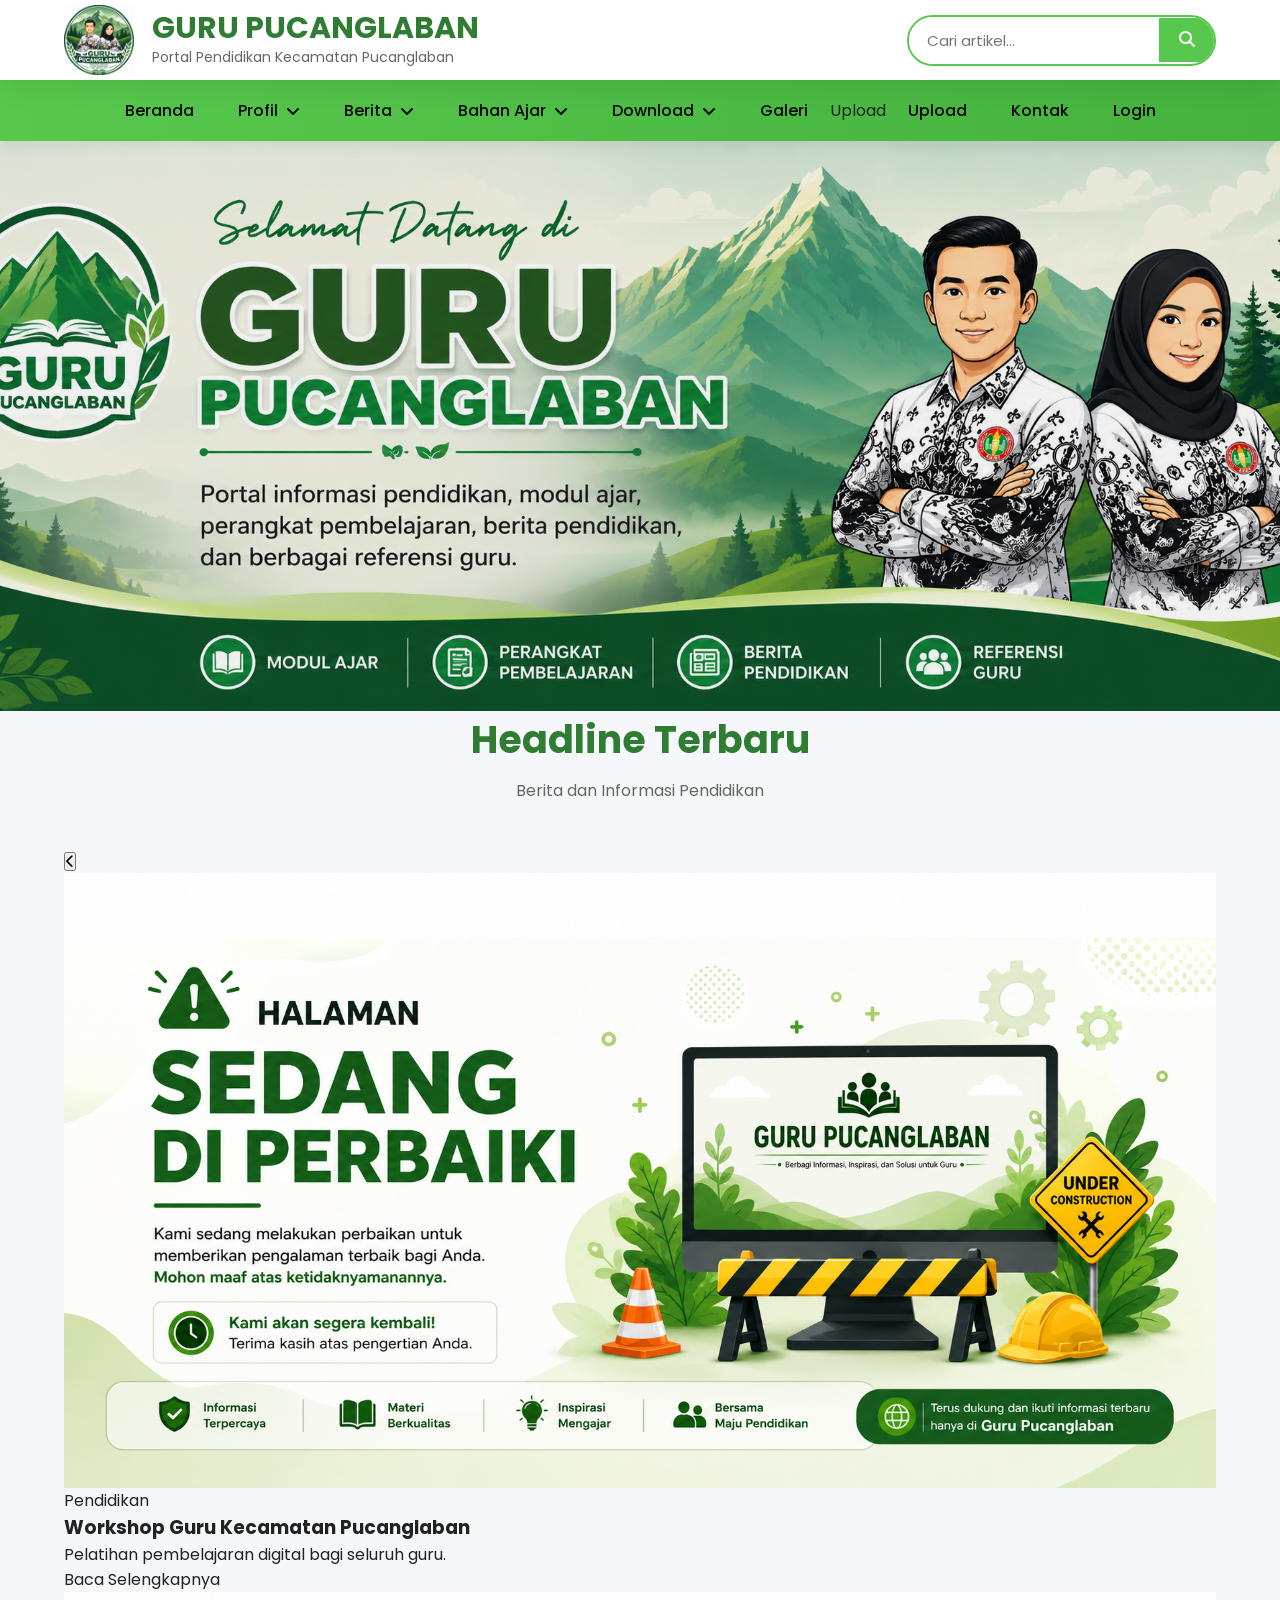
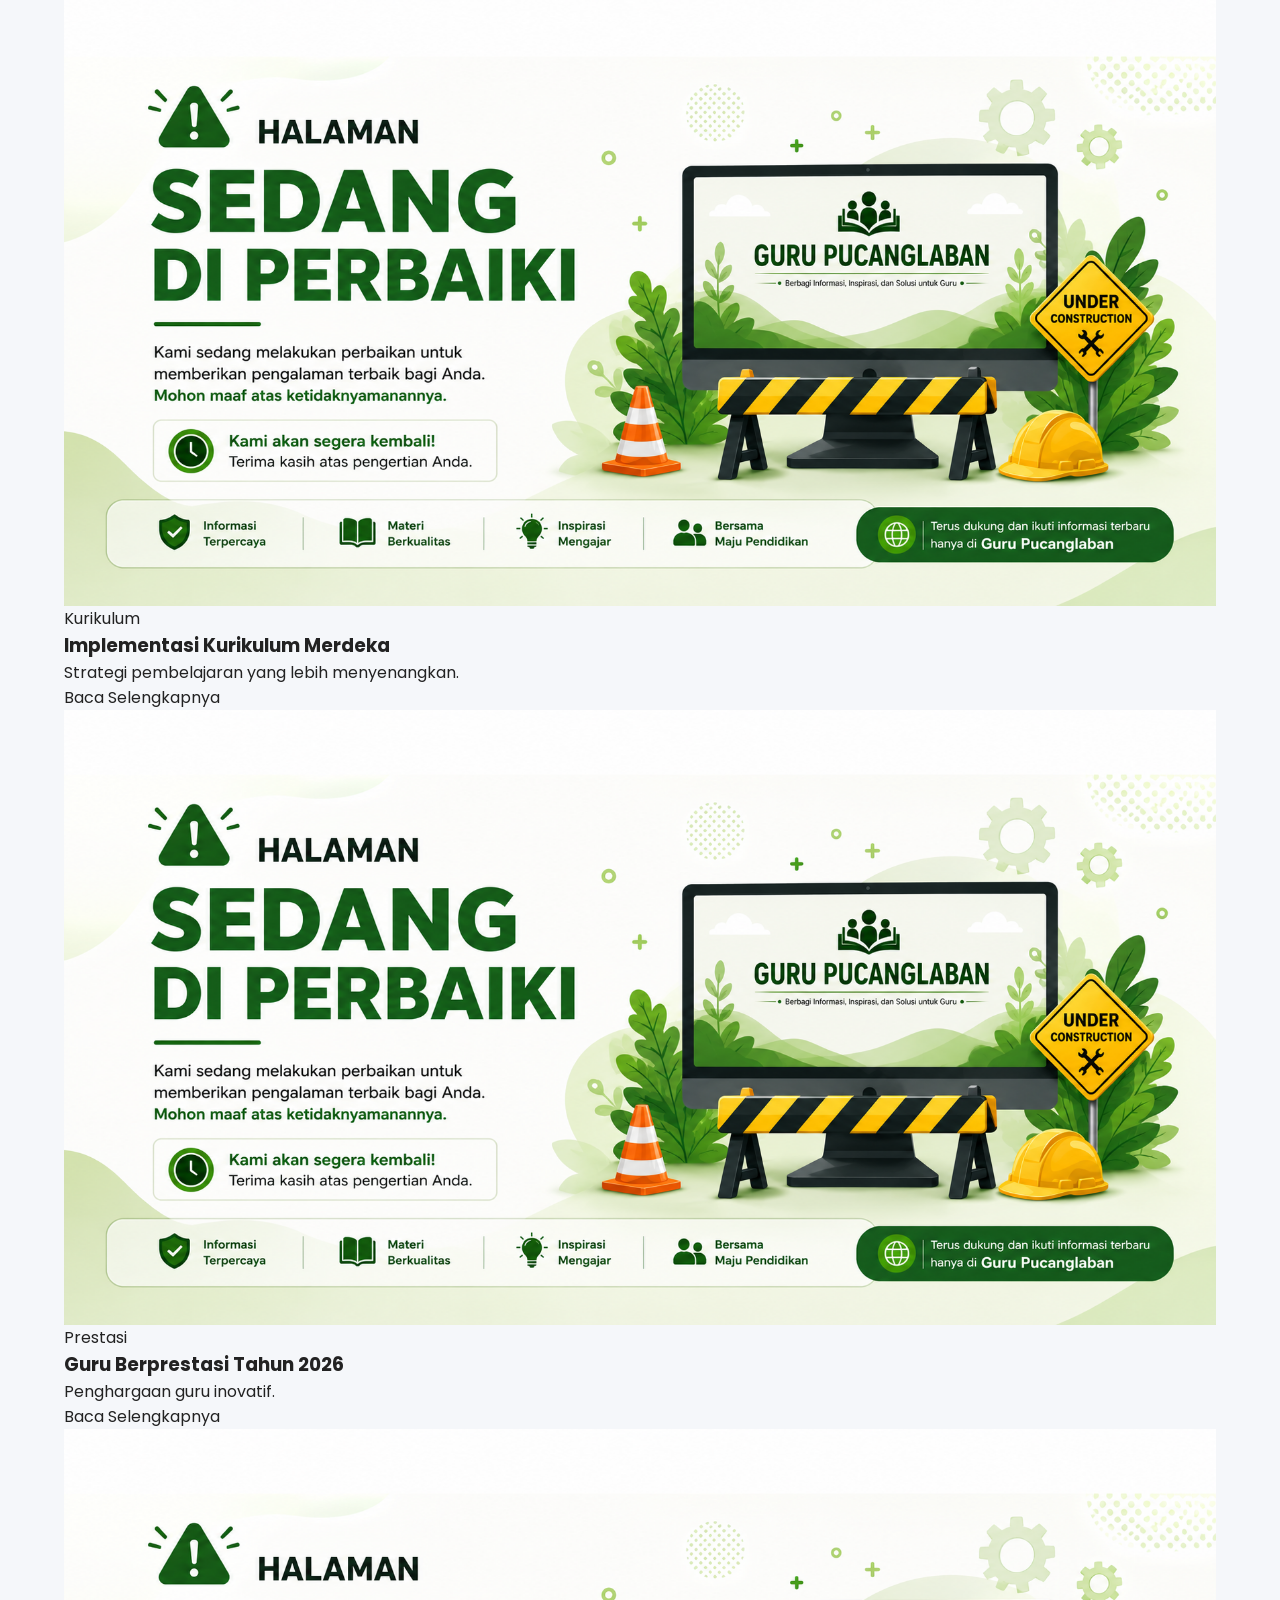
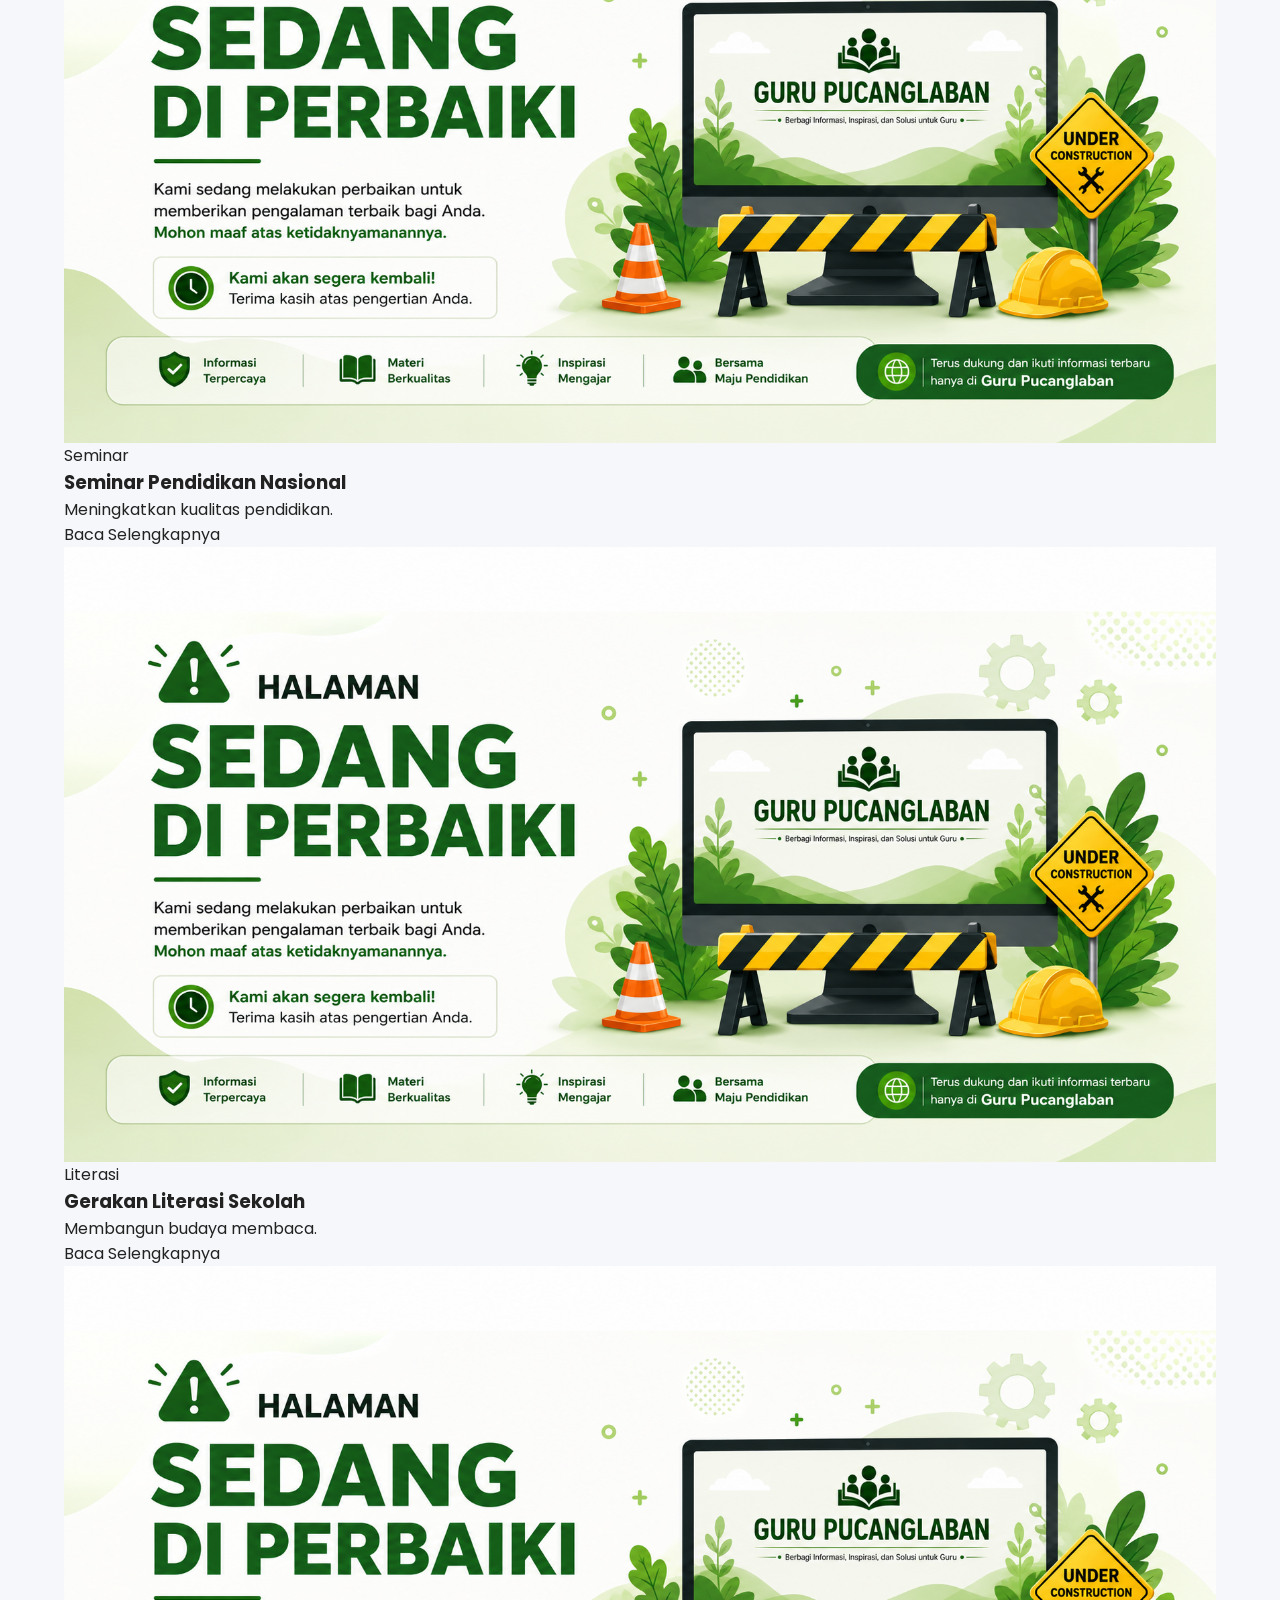
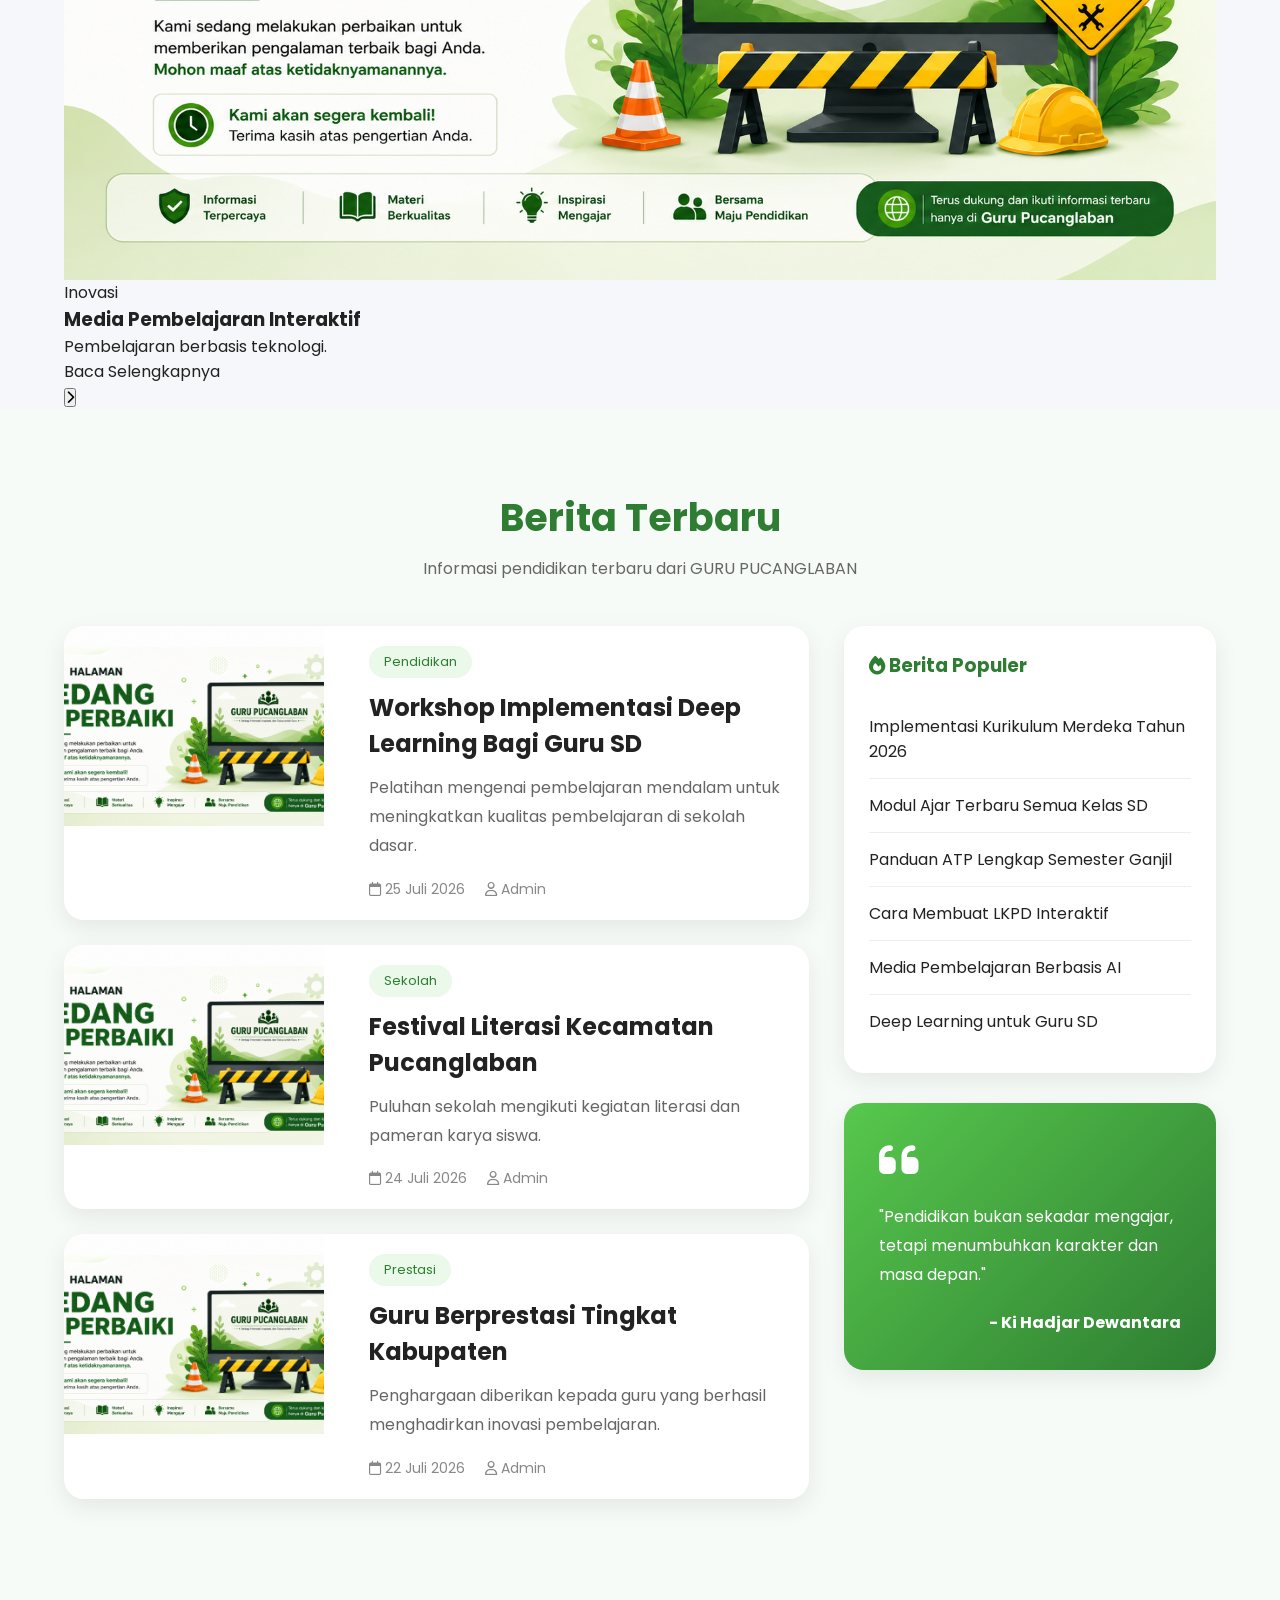
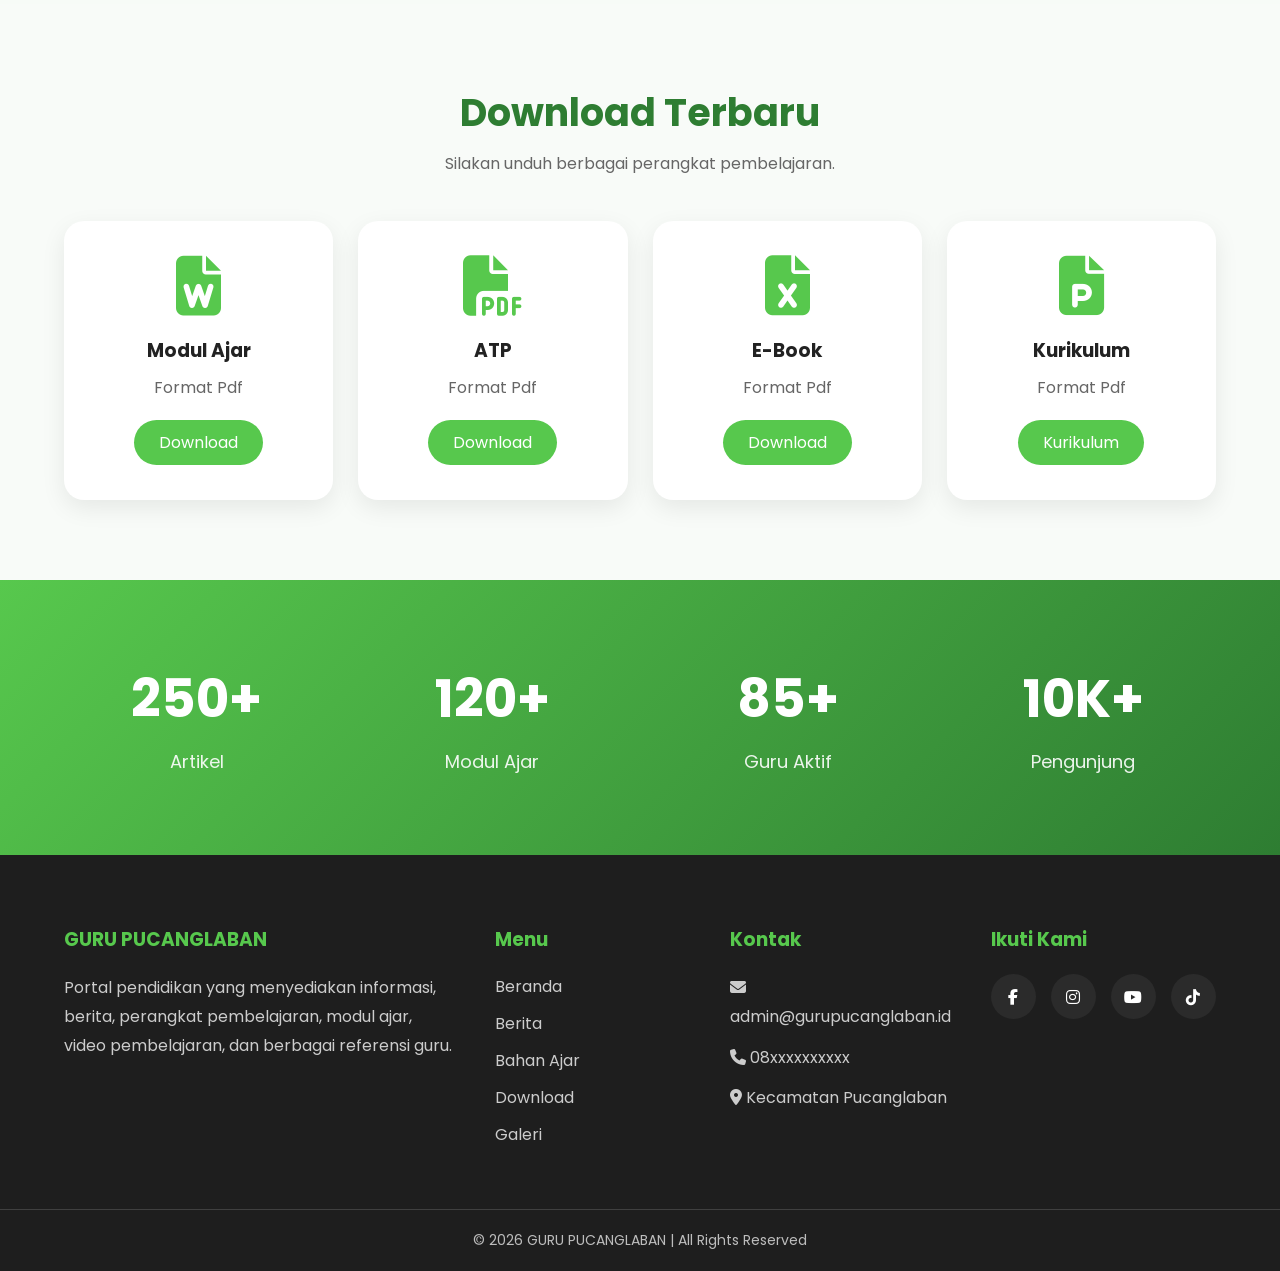
<file: index - Salin.html>
<!DOCTYPE html>
<html lang="id">

<head>

<meta charset="UTF-8">
<meta name="viewport" content="width=device-width, initial-scale=1.0">

<title>GURU PUCANGLABAN</title>

<link rel="stylesheet" href="style.css">

<link rel="preconnect" href="https://fonts.googleapis.com">
<link rel="preconnect" href="https://fonts.gstatic.com" crossorigin>

<link href="https://fonts.googleapis.com/css2?family=Poppins:wght@300;400;500;600;700;800&display=swap" rel="stylesheet">

<link rel="stylesheet"
href="https://cdnjs.cloudflare.com/ajax/libs/font-awesome/6.6.0/css/all.min.css">

</head>

<body>

<!-- ================= HEADER ================= -->

<header class="top-header">

<div class="container">

<div class="logo">

<img src="images/Guru Pucanglaban.png" alt="Logo">

<div>

<h1>GURU PUCANGLABAN</h1>

<p>Portal Pendidikan Kecamatan Pucanglaban</p>

</div>

</div>

<div class="header-right">

<div class="search-box">

<input type="text" placeholder="Cari artikel...">

<button>

<i class="fa-solid fa-magnifying-glass"></i>

</button>

</div>

</div>

</header>

<!-- ================= NAVBAR ================= -->

<nav class="navbar">

<div class="container">

<ul>

<li><a href="#">Beranda</a></li>

<li>

<a href="#">

Profil

<i class="fa-solid fa-angle-down"></i>

</a>

<ul class="dropdown">

<li><a href="Sejarah/Sejarah.html">Sejarah</a></li>
<!--<li><a href="#">Visi Misi</a></li>-->
<li><a href="Halaman-diperbaiki/Halaman-diperbaiki.html">Struktur Organisasi</a></li>
<!--<li><a href="#">Data Guru</a></li>-->
<!--<li><a href="#">Prestasi</a></li>-->

</ul>

</li>

<li>

<a href="#">

Berita

<i class="fa-solid fa-angle-down"></i>

</a>

<ul class="dropdown">

<li><a href="Halaman-diperbaiki/Halaman-diperbaiki.html">Berita Pendidikan</a></li>
<li><a href="Halaman-diperbaiki/Halaman-diperbaiki.html">Info Sekolah</a></li>
<li><a href="Halaman-diperbaiki/Halaman-diperbaiki.html">Pengumuman</a></li>

</ul>

</li>

<li>

<a href="#">

Bahan Ajar

<i class="fa-solid fa-angle-down"></i>

</a>

<ul class="dropdown">

<li><a href="modul_ajar/modulajar.html">Modul Ajar</a></li>

<li><a href="ATP/atp.html">ATP</a></li>
<li><a href="Bank_Soal/BankSoal.html">Bank Soal</a></li>
<li>
<!-- <li><a href="lkpd.html">LKPD</a></li> -->
</li>

<li>
<!-- <a href="#">Media Pembelajaran</a> -->
</li>

</ul>

</li>

<li>

<a href="#">

Download

<i class="fa-solid fa-angle-down"></i>

</a>

<ul class="dropdown">

<!--<li><a href="#">Administrasi Guru</a></li>-->

<li><a href="kurikulum/kurikulum.html">Kurikulum</a></li>

<li><a href="e-book/e-book.html">E-Book</a></li>

</ul>

</li>

<li><a href="Galeri/Galeri.html">Galeri</a></li>

Upload

<li><a href="Halaman-diperbaiki/Halaman-diperbaiki.html">Upload</a></li>


<li><a href="Kontak/kontak.html">Kontak</a></li>
<li><a href="Halaman-diperbaiki/Halaman-diperbaiki.html">Login</a></li>
</ul>

</div>

</nav>

<!-- ================= HERO ================= -->

<section class="hero">

<div class="hero-overlay"></div>

<div class="hero-content">

</div>

</section>

<!-- ================= HEADLINE ================= -->

<section class="headline">

<div class="container">

<div class="section-title">

<h2>Headline Terbaru</h2>

<p>Berita dan Informasi Pendidikan</p>

</div>

<div class="carousel">

<button class="carousel-btn prev">

<i class="fa-solid fa-chevron-left"></i>

</button>

<div class="carousel-container">

<div class="carousel-track">

<!-- CARD 1 -->

<article class="headline-card">

<img src="images/Halamansedangdiperbaiki.png">

<div class="headline-content">

<span>Pendidikan</span>

<h3>Workshop Guru Kecamatan Pucanglaban</h3>

<p>

Pelatihan pembelajaran digital bagi seluruh guru.

</p>

<a href="Halaman-diperbaiki/Halaman-diperbaiki.html">Baca Selengkapnya</a>

</div>

</article>

<!-- CARD 2 -->

<article class="headline-card">

<img src="images/Halamansedangdiperbaiki.png">

<div class="headline-content">

<span>Kurikulum</span>

<h3>Implementasi Kurikulum Merdeka</h3>

<p>

Strategi pembelajaran yang lebih menyenangkan.

</p>

<a href="Halaman-diperbaiki/Halaman-diperbaiki.html">Baca Selengkapnya</a>

</div>

</article>

<!-- CARD 3 -->

<article class="headline-card">

<img src="images/Halamansedangdiperbaiki.png">

<div class="headline-content">

<span>Prestasi</span>

<h3>Guru Berprestasi Tahun 2026</h3>

<p>

Penghargaan guru inovatif.

</p>

<a href="Halaman-diperbaiki/Halaman-diperbaiki.html">Baca Selengkapnya</a>

</div>

</article>

<!-- CARD 4 -->

<article class="headline-card">

<img src="images/Halamansedangdiperbaiki.png">

<div class="headline-content">

<span>Seminar</span>

<h3>Seminar Pendidikan Nasional</h3>

<p>

Meningkatkan kualitas pendidikan.

</p>

<a href="Halaman-diperbaiki/Halaman-diperbaiki.html">Baca Selengkapnya</a>

</div>

</article>

<!-- CARD 5 -->

<article class="headline-card">

<img src="images/Halamansedangdiperbaiki.png">

<div class="headline-content">

<span>Literasi</span>

<h3>Gerakan Literasi Sekolah</h3>

<p>

Membangun budaya membaca.

</p>

<a href="Halaman-diperbaiki/">Baca Selengkapnya</a>

</div>

</article>

<!-- CARD 6 -->

<article class="headline-card">

<img src="images/Halamansedangdiperbaiki.png">

<div class="headline-content">

<span>Inovasi</span>

<h3>Media Pembelajaran Interaktif</h3>

<p>

Pembelajaran berbasis teknologi.

</p>

<a href="Halaman-diperbaiki/Halaman-diperbaiki.html">Baca Selengkapnya</a>

</div>

</article>

</div>

</div>

<button class="carousel-btn next">

<i class="fa-solid fa-chevron-right"></i>

</button>

</div>

<div class="carousel-dots">

<span class="dot active"></span>

<span class="dot"></span>

<span class="dot"></span>

<span class="dot"></span>

</div>

</div>

</section>
<!-- ====== LANJUT KE INDEX.HTML BAGIAN 2 ====== -->
<!-- ===========================================================
     MENU CEPAT
=========================================================== -->

<!--<section class="quick-menu">

    <div class="container">

        <div class="section-title">
            <h2>Menu Cepat</h2>
            <p>Akses layanan pendidikan hanya dengan satu klik</p>
        </div>

        <div class="quick-grid">

            <a href="#" class="quick-card">
                <i class="fa-solid fa-book-open"></i>
                <h3>Modul Ajar</h3>
                <p>Kumpulan Modul Ajar</p>
            </a>

            <a href="#" class="quick-card">
                <i class="fa-solid fa-file-lines"></i>
                <h3>ATP</h3>
                <p>Alur Tujuan Pembelajaran</p>
            </a>

            <a href="#" class="quick-card">
                <i class="fa-solid fa-clipboard-list"></i>
                <h3>LKPD</h3>
                <p>Lembar Kerja Peserta Didik</p>
            </a>

            <a href="#" class="quick-card">
                <i class="fa-solid fa-graduation-cap"></i>
                <h3>Perangkat</h3>
                <p>Administrasi Guru</p>
            </a>

            <a href="#" class="quick-card">
                <i class="fa-solid fa-circle-play"></i>
                <h3>Video</h3>
                <p>Pembelajaran Interaktif</p>
            </a>

            <a href="#" class="quick-card">
                <i class="fa-solid fa-download"></i>
                <h3>Download</h3>
                <p>File Siap Digunakan</p>
            </a>

        </div>

    </div>

</section>
-->
<!-- ===========================================================
     BERITA TERBARU
=========================================================== -->

<section class="news">

<div class="container">

<div class="section-title">

<h2>Berita Terbaru</h2>

<p>Informasi pendidikan terbaru dari GURU PUCANGLABAN</p>

</div>

<div class="news-wrapper">

<!-- ================= LEFT ================= -->

<div class="news-content">

<article class="news-card">

<img src="images/Halamansedangdiperbaiki.png" alt="">

<div class="news-text">

<span class="category">Pendidikan</span>

<h3>

<a href="Halaman-diperbaiki/Halaman-diperbaiki.html">

Workshop Implementasi Deep Learning Bagi Guru SD

</a>

</h3>

<p>

Pelatihan mengenai pembelajaran mendalam untuk meningkatkan kualitas pembelajaran di sekolah dasar.

</p>

<div class="news-info">

<span>

<i class="fa-regular fa-calendar"></i>

25 Juli 2026

</span>

<span>

<i class="fa-regular fa-user"></i>

Admin

</span>

</div>

</div>

</article>

<article class="news-card">

<img src="images/Halamansedangdiperbaiki.png" alt="">

<div class="news-text">

<span class="category">Sekolah</span>

<h3>

<a href="Halaman-diperbaiki/Halaman-diperbaiki.html">

Festival Literasi Kecamatan Pucanglaban

</a>

</h3>

<p>

Puluhan sekolah mengikuti kegiatan literasi dan pameran karya siswa.

</p>

<div class="news-info">

<span>

<i class="fa-regular fa-calendar"></i>

24 Juli 2026

</span>

<span>

<i class="fa-regular fa-user"></i>

Admin

</span>

</div>

</div>

</article>

<article class="news-card">

<img src="images/Halamansedangdiperbaiki.png" alt="">

<div class="news-text">

<span class="category">Prestasi</span>

<h3>

<a href="Halaman-diperbaiki/Halaman-diperbaiki.html">

Guru Berprestasi Tingkat Kabupaten

</a>

</h3>

<p>

Penghargaan diberikan kepada guru yang berhasil menghadirkan inovasi pembelajaran.

</p>

<div class="news-info">

<span>

<i class="fa-regular fa-calendar"></i>

22 Juli 2026

</span>

<span>

<i class="fa-regular fa-user"></i>

Admin

</span>

</div>

</div>

</article>

</div>

<!-- ================= SIDEBAR ================= -->

<aside class="sidebar">

<div class="popular-news">

<h3>

<i class="fa-solid fa-fire"></i>

Berita Populer

</h3>

<ul>

<li>

<a href="Halaman-diperbaiki/Halaman-diperbaiki.html">

Implementasi Kurikulum Merdeka Tahun 2026

</a>

</li>

<li>

<a href="Halaman-diperbaiki/">

Modul Ajar Terbaru Semua Kelas SD

</a>

</li>

<li>

<a href="Halaman-diperbaiki/Halaman-diperbaiki.html">

Panduan ATP Lengkap Semester Ganjil

</a>

</li>

<li>

<a href="Halaman-diperbaiki/Halaman-diperbaiki.html">

Cara Membuat LKPD Interaktif

</a>

</li>

<li>

<a href="Halaman-diperbaiki/Halaman-diperbaiki.html">

Media Pembelajaran Berbasis AI

</a>

</li>

<li>

<a href="Halaman-diperbaiki/Halaman-diperbaiki.html">

Deep Learning untuk Guru SD

</a>

</li>

</ul>

</div>

<div class="quote-box">

<i class="fa-solid fa-quote-left"></i>

<p>

"Pendidikan bukan sekadar mengajar, tetapi menumbuhkan karakter dan masa depan."

</p>

<h4>- Ki Hadjar Dewantara</h4>

</div>

</aside>

</div>

</div>

</section>

<!-- ===== LANJUT KE INDEX.HTML BAGIAN 2B ===== -->

<!-- ===========================================================
     VIDEO PEMBELAJARAN
=========================================================== -->
<!--
<section class="video-section">

    <div class="container">

        <div class="section-title">
            <h2>Video Pembelajaran</h2>
            <p>Kumpulan video pembelajaran pilihan untuk guru dan siswa</p>
        </div>

        <div class="video-grid">

            <div class="video-card">
                <img src="img/video1.jpg" alt="Video 1">
                <div class="video-content">
                    <h3>Pembelajaran Matematika Kelas V</h3>
                    <p>Belajar pecahan dengan metode yang menyenangkan.</p>
                    <a href="#">▶ Tonton Video</a>
                </div>
            </div>

            <div class="video-card">
                <img src="img/video2.jpg" alt="Video 2">
                <div class="video-content">
                    <h3>IPAS - Ekosistem</h3>
                    <p>Media pembelajaran interaktif berbasis video.</p>
                    <a href="#">▶ Tonton Video</a>
                </div>
            </div>

            <div class="video-card">
                <img src="img/video3.jpg" alt="Video 3">
                <div class="video-content">
                    <h3>Bahasa Indonesia</h3>
                    <p>Menulis cerita sederhana dengan mudah.</p>
                    <a href="#">▶ Tonton Video</a>
                </div>
            </div>

        </div>

    </div>

</section>
-->
<!-- ===========================================================
     DOWNLOAD TERBARU
=========================================================== -->

<section class="download-section">

<div class="container">

<div class="section-title">

<h2>Download Terbaru</h2>

<p>Silakan unduh berbagai perangkat pembelajaran.</p>

</div>

<div class="download-grid">

<div class="download-card">

<i class="fa-solid fa-file-word"></i>

<h3>Modul Ajar</h3>

<p>Format Pdf</p>

<a href="modul_ajar/modulajar.html">Download</a>

</div>

<div class="download-card">

<i class="fa-solid fa-file-pdf"></i>

<h3>ATP</h3>

<p>Format Pdf</p>

<a href="ATP/atp.html">Download</a>

</div>

<div class="download-card">

<i class="fa-solid fa-file-excel"></i>

<h3>E-Book</h3>

<p>Format Pdf</p>

<a href="#">Download</a>

</div>

<div class="download-card">

<i class="fa-solid fa-file-powerpoint"></i>

<h3>Kurikulum</h3>

<p>Format Pdf</p>

<a href="kurikulum/kurikulum.html">Kurikulum</a>

</div>

</div>

</div>

</section>

<!-- ===========================================================
     STATISTIK
=========================================================== -->

<section class="statistics">

<div class="container">

<div class="stat-box">

<h2>250+</h2>

<p>Artikel</p>

</div>

<div class="stat-box">

<h2>120+</h2>

<p>Modul Ajar</p>

</div>

<div class="stat-box">

<h2>85+</h2>

<p>Guru Aktif</p>

</div>

<div class="stat-box">

<h2>10K+</h2>

<p>Pengunjung</p>

</div>

</div>

</section>

<!-- ===========================================================
     FOOTER
=========================================================== -->

<footer>

<div class="container footer-grid">

<div>

<h3>GURU PUCANGLABAN</h3>

<p>

Portal pendidikan yang menyediakan informasi, berita, perangkat pembelajaran, modul ajar, video pembelajaran, dan berbagai referensi guru.

</p>

</div>

<div>

<h3>Menu</h3>

<ul>

<li><a href="index.html">Beranda</a></li>

<li><a href="#">Berita</a></li>

<li><a href="modul_ajar/modulajar.html">Bahan Ajar</a></li>

<li><a href="kurikulum/kurikulum.html">Download</a></li>

<li><a href="Galeri/Galeri.html">Galeri</a></li>

</ul>

</div>

<div>

<h3>Kontak</h3>

<p><i class="fa-solid fa-envelope"></i> admin@gurupucanglaban.id</p>

<p><i class="fa-solid fa-phone"></i> 08xxxxxxxxxx</p>

<p><i class="fa-solid fa-location-dot"></i> Kecamatan Pucanglaban</p>

</div>

<div>

<h3>Ikuti Kami</h3>

<div class="social-icon">

<a href="#"><i class="fa-brands fa-facebook-f"></i></a>

<a href="#"><i class="fa-brands fa-instagram"></i></a>

<a href="#"><i class="fa-brands fa-youtube"></i></a>

<a href="#"><i class="fa-brands fa-tiktok"></i></a>

</div>

</div>

</div>

<div class="copyright">

<p>

© 2026 GURU PUCANGLABAN | All Rights Reserved

</p>

</div>

</footer>

<!-- Tombol Kembali ke Atas -->

<button id="topButton">

<i class="fa-solid fa-arrow-up"></i>

</button>

<script src="script.js"></script>

</body>

</html>
</file>
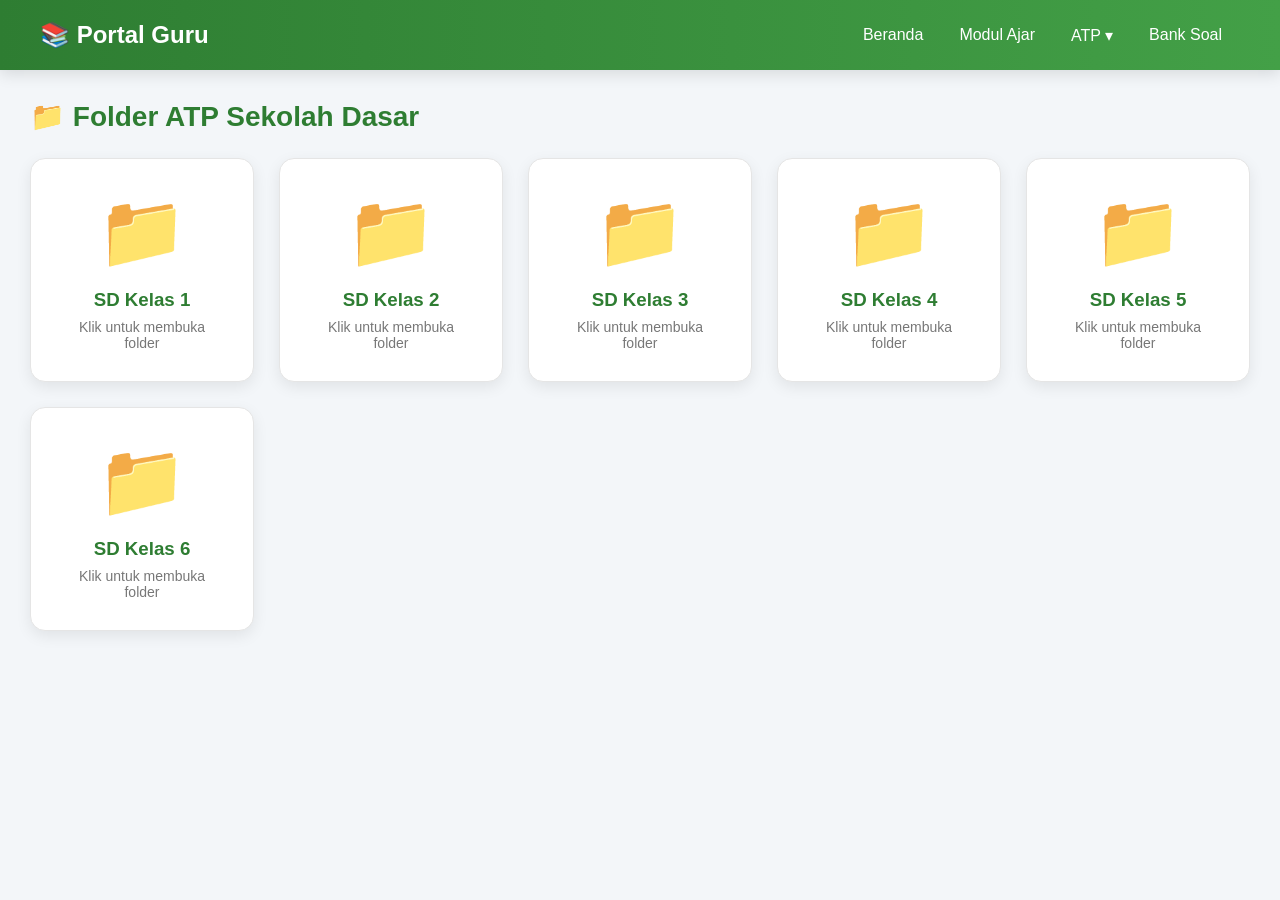
<file: ATP/atp.html>
<!DOCTYPE html>
<html lang="id">
<head>
<meta charset="UTF-8">
<meta name="viewport" content="width=device-width, initial-scale=1.0">

<title>Portal ATP</title>

<link rel="stylesheet" href="style.css">
</head>

<body>

<!-- =========================
     NAVBAR
========================== -->

<nav class="navbar">

<div class="logo">
📚 Portal Guru
</div>

<ul>

<li>
<a href="../index.html">Beranda</a>
</li>
<li>
<a href="../modul_ajar/modulajar.html">Modul Ajar</a>
</li>

<li class="dropdown">

<a href="../ATP/atp.html">
ATP ▾
</a>

<div class="dropdown-content">

<a href="#" onclick="bukaKelas(1)">SD Kelas 1</a>
<a href="#" onclick="bukaKelas(2)">SD Kelas 2</a>
<a href="#" onclick="bukaKelas(3)">SD Kelas 3</a>
<a href="#" onclick="bukaKelas(4)">SD Kelas 4</a>
<a href="#" onclick="bukaKelas(5)">SD Kelas 5</a>
<a href="#" onclick="bukaKelas(6)">SD Kelas 6</a>

</div>

</li>

<li><a href="../Bank_Soal/BankSoal.html">Bank Soal</a></li>

<li>
<!-- <li><a href="lkpd.html">LKPD</a></li> -->
</li>

<li>
<!-- <a href="#">Media Pembelajaran</a> -->
</li>
</ul>

</nav>

<!-- =========================
     KONTEN
========================== -->

<div class="container">

<h2>📁 Folder ATP Sekolah Dasar</h2>

<div class="folder-grid">

<!-- KELAS 1 -->

<div class="folder">

<div class="folder-icon">📁</div>

<h3>SD Kelas 1</h3>

<p>Klik untuk membuka folder</p>

</div>

<!-- KELAS 2 -->

<div class="folder">

<div class="folder-icon">📁</div>

<h3>SD Kelas 2</h3>

<p>Klik untuk membuka folder</p>

</div>

<!-- KELAS 3 -->

<div class="folder">

<div class="folder-icon">📁</div>

<h3>SD Kelas 3</h3>

<p>Klik untuk membuka folder</p>

</div>

<!-- KELAS 4 -->

<div class="folder">

<div class="folder-icon">📁</div>

<h3>SD Kelas 4</h3>

<p>Klik untuk membuka folder</p>

</div>

<!-- KELAS 5 -->

<div class="folder">

<div class="folder-icon">📁</div>

<h3>SD Kelas 5</h3>

<p>Klik untuk membuka folder</p>

</div>

<!-- KELAS 6 -->

<div class="folder">

<div class="folder-icon">📁</div>

<h3>SD Kelas 6</h3>

<p>Klik untuk membuka folder</p>

</div>

</div>

</div>

<script src="script.js"></script>

</body>
</html>
</file>
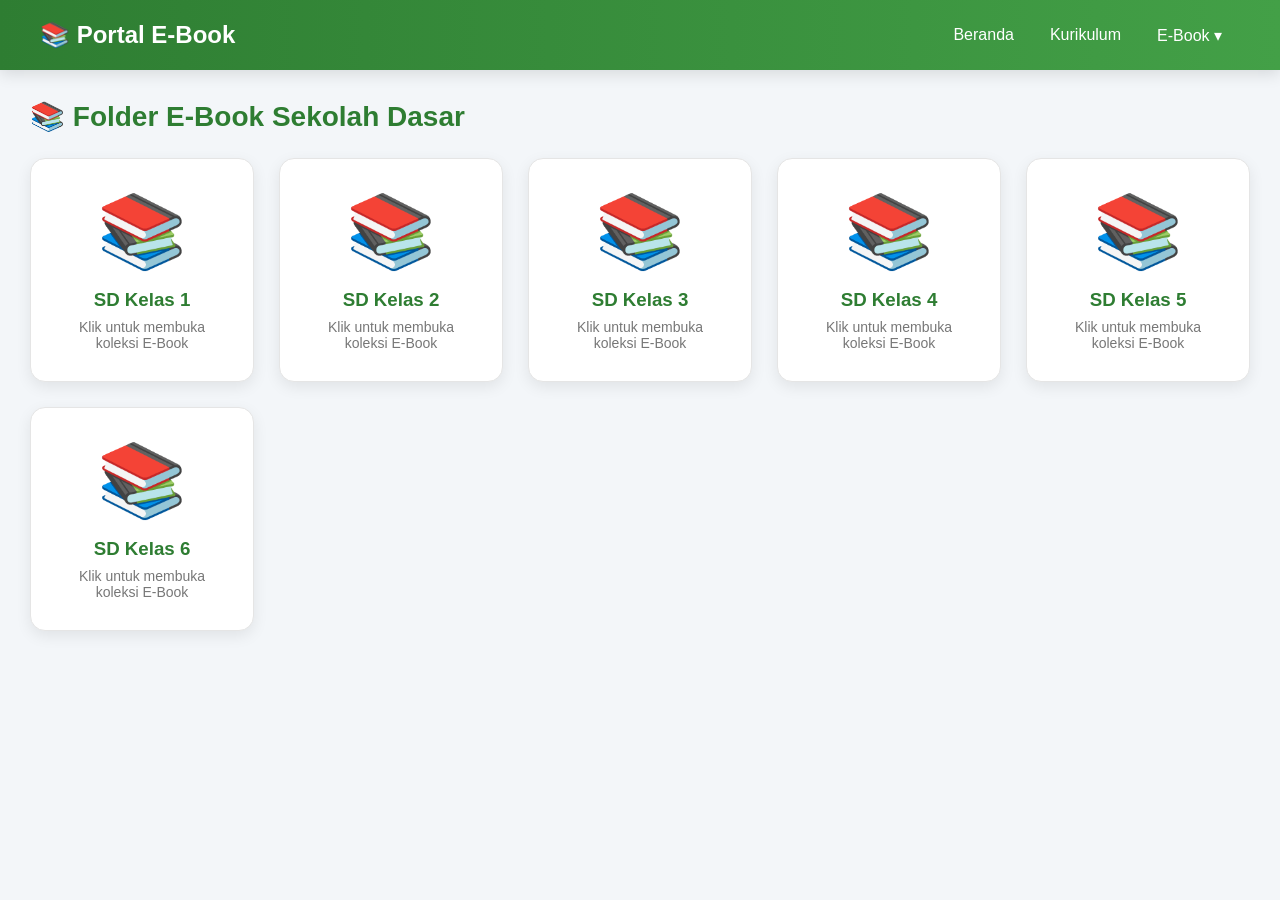
<file: e-book/e-book.html>
<!DOCTYPE html>
<html lang="id">
<head>
<meta charset="UTF-8">
<meta name="viewport" content="width=device-width, initial-scale=1.0">

<title>Portal E-Book</title>

<link rel="stylesheet" href="style.css">
</head>

<body>

<!-- =========================
     NAVBAR
========================== -->

<nav class="navbar">

<div class="logo">
📚 Portal E-Book
</div>

<ul>

<li>
<a href="../index.html">Beranda</a>
</li>

<li>
<a href="../kurikulum/kurikulum.html">Kurikulum</a>
</li>


<li class="dropdown">

<a href="#">
E-Book ▾
</a>

<div class="dropdown-content">

<a href="#" onclick="bukaKelas(1)">SD Kelas 1</a>
<a href="#" onclick="bukaKelas(2)">SD Kelas 2</a>
<a href="#" onclick="bukaKelas(3)">SD Kelas 3</a>
<a href="#" onclick="bukaKelas(4)">SD Kelas 4</a>
<a href="#" onclick="bukaKelas(5)">SD Kelas 5</a>
<a href="#" onclick="bukaKelas(6)">SD Kelas 6</a>

</div>

</li>


<!--
<li>
<a href="../ATP/atp.html">ATP</a>
</li>

<li>
<a href="../LKPD/lkpd.html">LKPD</a>
</li>

<li>
<a href="#">Media Pembelajaran</a>
</li>
-->

</ul>

</nav>

<!-- =========================
     KONTEN
========================== -->

<div class="container">

<h2>📚 Folder E-Book Sekolah Dasar</h2>

<div class="folder-grid">

<!-- KELAS 1 -->

<div class="folder">

<div class="folder-icon">📚</div>

<h3>SD Kelas 1</h3>

<p>Klik untuk membuka koleksi E-Book</p>

</div>

<!-- KELAS 2 -->

<div class="folder">

<div class="folder-icon">📚</div>

<h3>SD Kelas 2</h3>

<p>Klik untuk membuka koleksi E-Book</p>

</div>

<!-- KELAS 3 -->

<div class="folder">

<div class="folder-icon">📚</div>

<h3>SD Kelas 3</h3>

<p>Klik untuk membuka koleksi E-Book</p>

</div>

<!-- KELAS 4 -->

<div class="folder">

<div class="folder-icon">📚</div>

<h3>SD Kelas 4</h3>

<p>Klik untuk membuka koleksi E-Book</p>

</div>

<!-- KELAS 5 -->

<div class="folder">

<div class="folder-icon">📚</div>

<h3>SD Kelas 5</h3>

<p>Klik untuk membuka koleksi E-Book</p>

</div>

<!-- KELAS 6 -->

<div class="folder">

<div class="folder-icon">📚</div>

<h3>SD Kelas 6</h3>

<p>Klik untuk membuka koleksi E-Book</p>

</div>

</div>

</div>

<script src="script.js"></script>

</body>
</html>
</file>
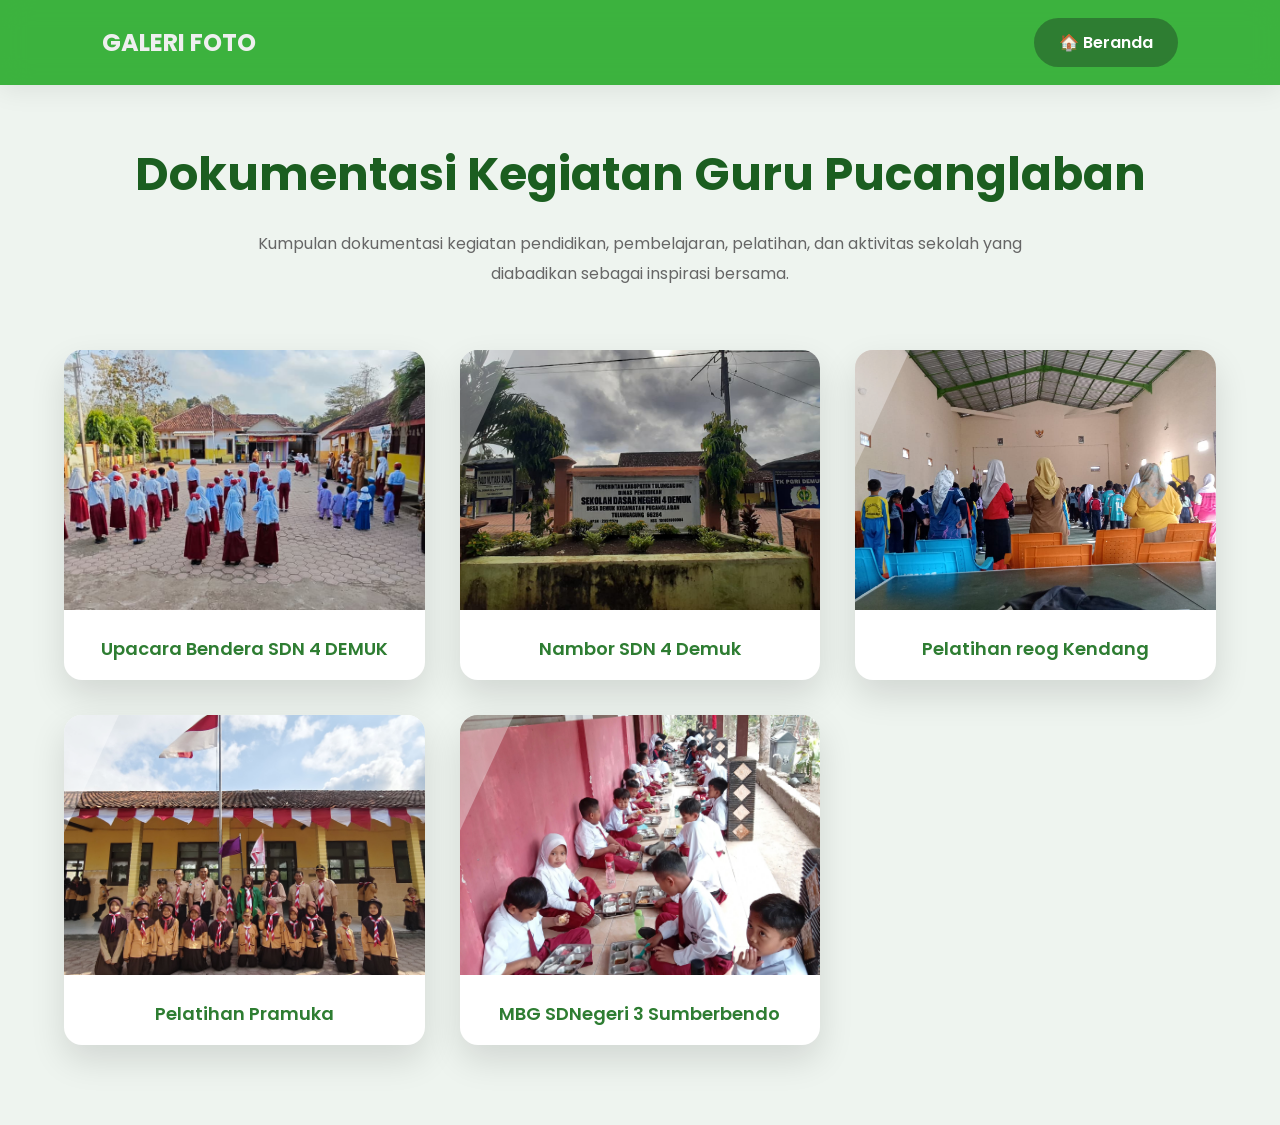
<file: Galeri/Galeri.html>
<!DOCTYPE html>
<html lang="id">
<head>

<meta charset="UTF-8">
<meta name="viewport" content="width=device-width, initial-scale=1.0">

<title>Galeri Foto | Guru Pucanglaban</title>

<link rel="stylesheet" href="style.css">

<link rel="preconnect" href="https://fonts.googleapis.com">

<link rel="preconnect" href="https://fonts.gstatic.com" crossorigin>

<link href="https://fonts.googleapis.com/css2?family=Poppins:wght@300;400;500;600;700&display=swap" rel="stylesheet">

</head>

<body>

<header class="header">

<div class="logo">

GALERI FOTO

</div>

<a href="../index.html" class="home-btn">

🏠 Beranda

</a>

</header>

<section class="hero">

<h1>Dokumentasi Kegiatan Guru Pucanglaban</h1>

<p>
Kumpulan dokumentasi kegiatan pendidikan, pembelajaran, pelatihan,
dan aktivitas sekolah yang diabadikan sebagai inspirasi bersama.
</p>

</section>

<section class="gallery" id="gallery">

</section>

<div class="lightbox" id="lightbox">

<span class="close">&times;</span>

<img id="preview">

</div>

<script src="script.js"></script>

</body>
</html>
</file>
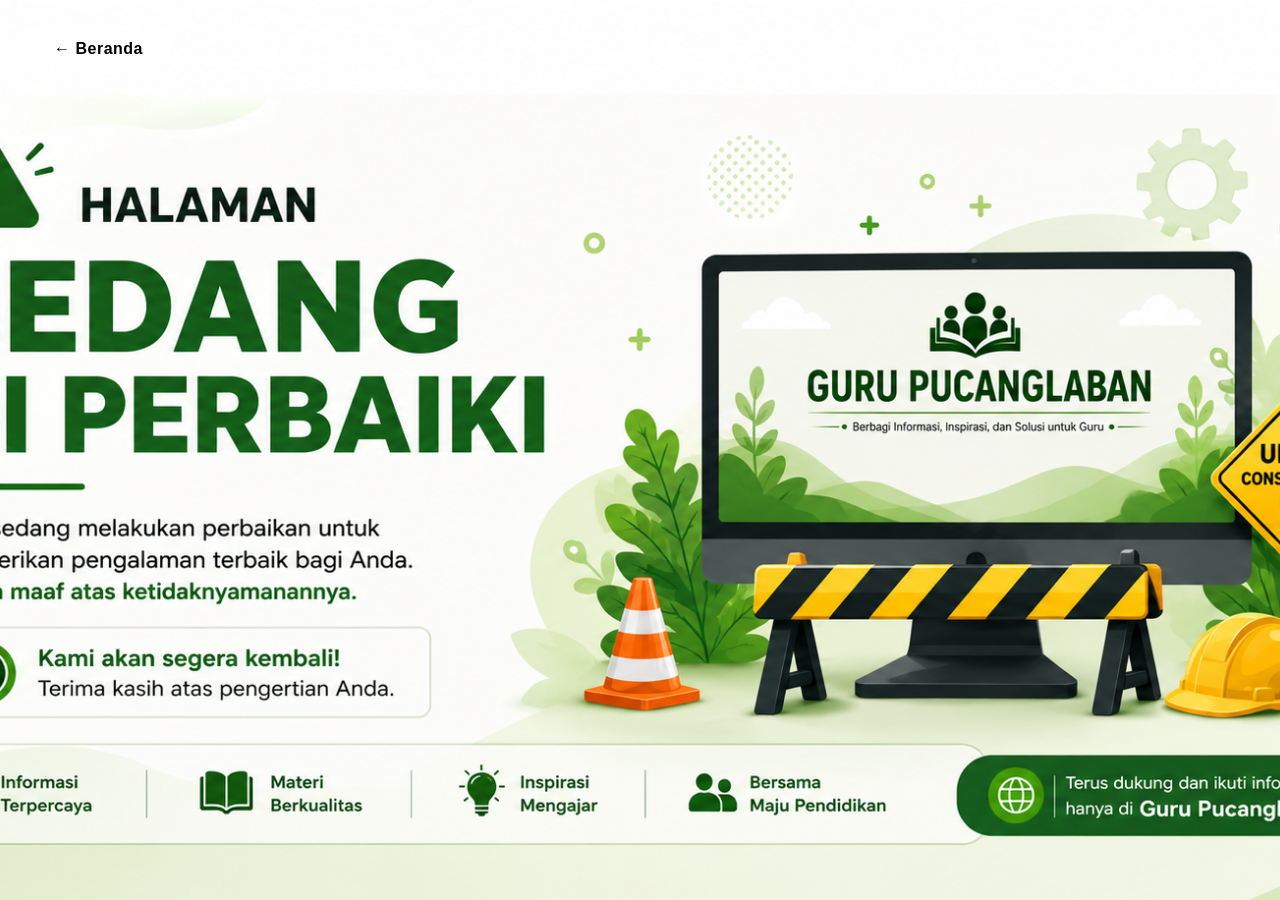
<file: Halaman-diperbaiki/Halaman-diperbaiki.html>
<!DOCTYPE html>
<html lang="id">
<head>
    <meta charset="UTF-8">
    <meta name="viewport" content="width=device-width, initial-scale=1.0">

    <title>Hero | Guru Pucanglaban</title>

    <link rel="stylesheet" href="style.css">
</head>
<body>

    <!-- Tombol Beranda -->
    <a href="../index.html" class="btn-home">
        ← Beranda
    </a>

    <!-- Hero -->
    <section class="hero">

        <div class="overlay"></div>

    </section>

<script src="script.js"></script>

</body>
</html>
</file>
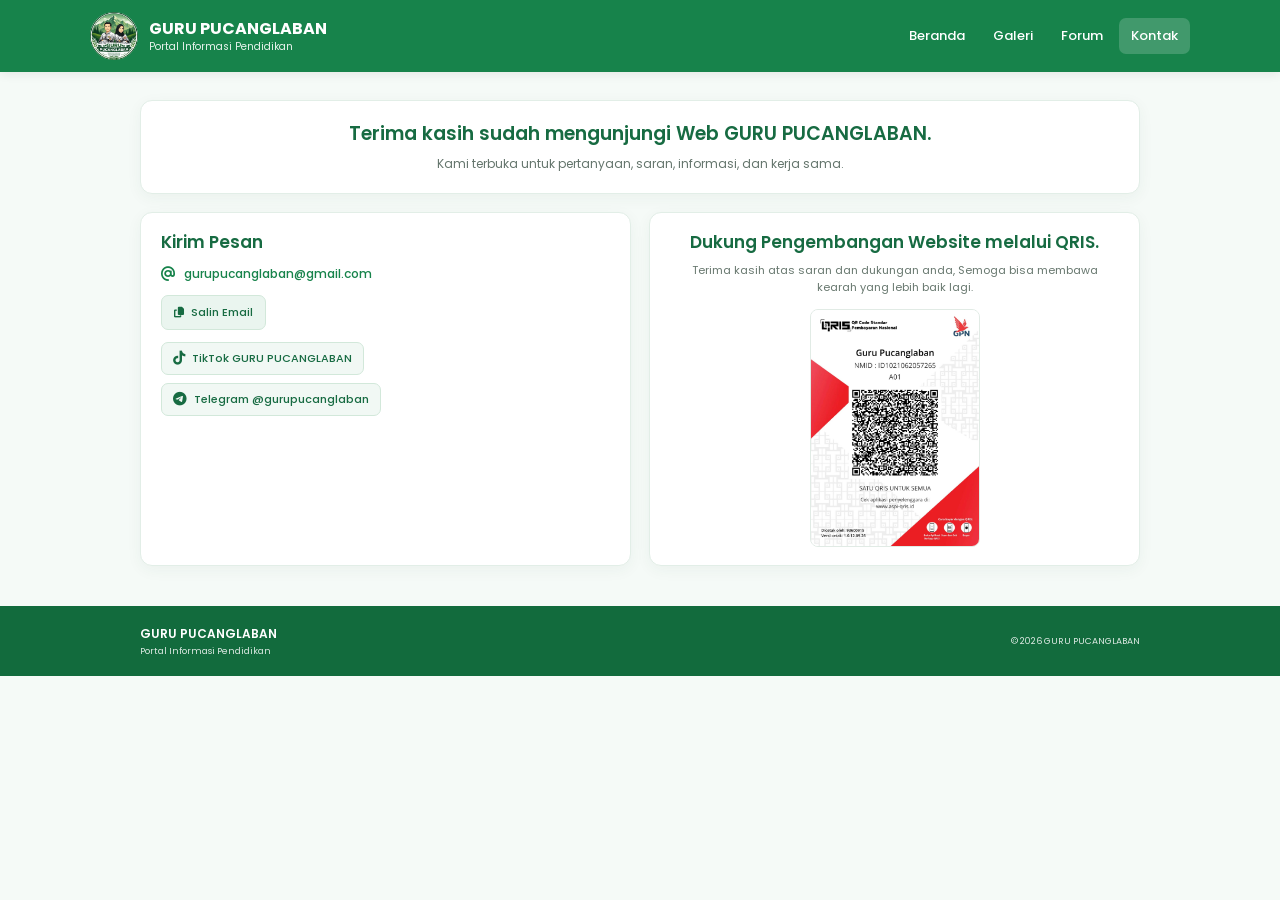
<file: Kontak/kontak.html>
<!DOCTYPE html>
<html lang="id">

<head>
    <meta charset="UTF-8">
    <meta name="viewport" content="width=device-width, initial-scale=1.0">

    <meta name="description"
          content="Kontak GURU PUCANGLABAN dan dukungan pengembangan website">

    <title>Kontak - GURU PUCANGLABAN</title>

    <!-- Google Font -->
    <link rel="preconnect" href="https://fonts.googleapis.com">
    <link rel="preconnect" href="https://fonts.gstatic.com" crossorigin>

    <link href="https://fonts.googleapis.com/css2?family=Poppins:wght@300;400;500;600;700&display=swap"
          rel="stylesheet">

    <!-- Font Awesome -->
    <link rel="stylesheet"
          href="https://cdnjs.cloudflare.com/ajax/libs/font-awesome/6.5.2/css/all.min.css">

    <!-- CSS -->
    <link rel="stylesheet" href="style.css">
</head>

<body>

<!-- =================================================
     HEADER
================================================= -->
<header class="site-header">

    <div class="header-inner">

        <a href="../index.html" class="site-brand">

            <img src="../images/Guru Pucanglaban.png"
                 alt="GURU PUCANGLABAN">

            <div class="brand-text">
                <strong>GURU PUCANGLABAN</strong>
                <span>Portal Informasi Pendidikan</span>
            </div>

        </a>


        <!-- Tombol hamburger disembunyikan melalui CSS -->
        <button
            type="button"
            class="mobile-menu-button"
            id="mobileMenuButton"
            aria-label="Menu"
            aria-expanded="false">

            <i class="fa-solid fa-bars"></i>

        </button>


        <nav class="main-nav" id="mainNav">

            <a href="../index.html">
                Beranda
            </a>

            <a href="../galeri/galeri.html">
                Galeri
            </a>

            <a href="../forum/forum.html">
                Forum
            </a>

            <a href="kontak.html" class="active">
                Kontak
            </a>

        </nav>

    </div>

</header>


<!-- =================================================
     KONTEN UTAMA
================================================= -->
<main class="main-container">


    <!-- INTRO -->
    <section class="intro-card">

        <div class="intro-text">

            <h2>
                Terima kasih sudah mengunjungi Web GURU PUCANGLABAN.
            </h2>

            <p>
                Kami terbuka untuk pertanyaan, saran,
                informasi, dan kerja sama.
            </p>

        </div>

    </section>


    <!-- =================================================
         CONTACT GRID
    ================================================= -->
    <section class="contact-grid">


        <!-- ===============================
             KIRIM PESAN
        ================================ -->
        <article class="contact-card">

            <h2>
                Kirim Pesan
            </h2>


            <a href="mailto:gurupucanglaban@gmail.com"
               class="email-link">

                <i class="fa-solid fa-at"></i>

                <span>
                    gurupucanglaban@gmail.com
                </span>

            </a>


            <div class="button-group">

                <!-- Salin Email dibuat di sebelah kiri -->
                <button
                    type="button"
                    class="button secondary-button"
                    id="copyEmailButton">

                    <i class="fa-solid fa-copy"></i>
                    Salin Email

                </button>


            </div>
            <div class="tiktok-link">
                <a href="https://www.tiktok.com/@guru.pucanglaban"
                target="_blank"
                rel="noopener noreferrer">
                    <i class="fa-brands fa-tiktok"></i>
                    TikTok GURU PUCANGLABAN
                </a>
            </div>
            <div class="telegram-link">
                <a href="https://t.me/gurupucanglaban"
                target="_blank"
                rel="noopener noreferrer">
                    <i class="fa-brands fa-telegram"></i>
                    Telegram @gurupucanglaban
                </a>
            </div>
        </article>


        <!-- ===============================
             QRIS
        ================================ -->
        <article class="contact-card donation-card">

            <h2>
                Dukung Pengembangan Website melalui QRIS.
            </h2>


            <p class="donation-text">

                Terima kasih atas saran dan dukungan anda,
                Semoga bisa membawa kearah yang lebih baik lagi.

            </p>


            <div class="qris-container">

                <img src="../images/qrisgurupucanglaban.jpeg"
                     alt="QRIS GURU PUCANGLABAN"
                     class="qris-image">

            </div>

        </article>

    </section>

</main>


<!-- =================================================
     FOOTER
================================================= -->
<footer class="site-footer">

    <div class="footer-inner">

        <div class="footer-brand">

            <strong>
                GURU PUCANGLABAN
            </strong>

            <span>
                Portal Informasi Pendidikan
            </span>

        </div>


        <div class="footer-copy">

            © <span id="currentYear"></span>
            GURU PUCANGLABAN

        </div>

    </div>

</footer>


<!-- JAVASCRIPT -->
<script src="script.js" defer></script>

</body>
</html>
</file>
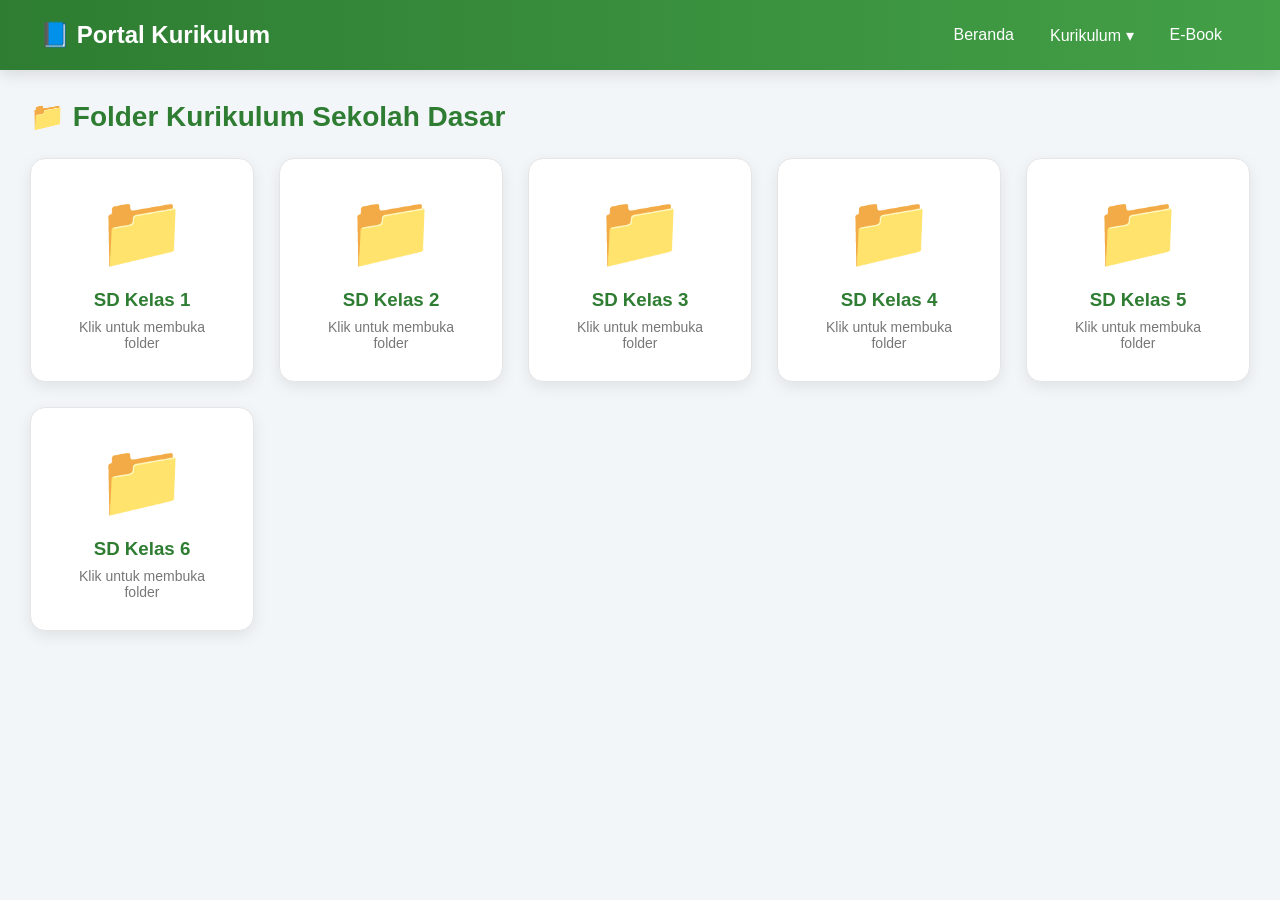
<file: kurikulum/kurikulum.html>
<!DOCTYPE html>
<html lang="id">
<head>
<meta charset="UTF-8">
<meta name="viewport" content="width=device-width, initial-scale=1.0">

<title>Portal Kurikulum</title>

<link rel="stylesheet" href="style.css">
</head>

<body>

<!-- =========================
     NAVBAR
========================== -->

<nav class="navbar">

<div class="logo">
📘 Portal Kurikulum
</div>

<ul>

<li>
<a href="../index.html">Beranda</a>
</li>

<li class="dropdown">

<a href="#">
Kurikulum ▾
</a>

<div class="dropdown-content">

<a href="#" onclick="bukaKelas(1)">SD Kelas 1</a>
<a href="#" onclick="bukaKelas(2)">SD Kelas 2</a>
<a href="#" onclick="bukaKelas(3)">SD Kelas 3</a>
<a href="#" onclick="bukaKelas(4)">SD Kelas 4</a>
<a href="#" onclick="bukaKelas(5)">SD Kelas 5</a>
<a href="#" onclick="bukaKelas(6)">SD Kelas 6</a>

</div>

</li>

<li>
<a href="../e-book/e-book.html">E-Book</a>
</li>

<li>
<!-- <a href="../LKPD/lkpd.html">LKPD</a> -->
</li>

<li>
<!-- <a href="#">Media Pembelajaran</a> -->
</li>

</ul>

</nav>

<!-- =========================
     KONTEN
========================== -->

<div class="container">

<h2>📁 Folder Kurikulum Sekolah Dasar</h2>

<div class="folder-grid">

<!-- KELAS 1 -->

<div class="folder">

<div class="folder-icon">📁</div>

<h3>SD Kelas 1</h3>

<p>Klik untuk membuka folder</p>

</div>

<!-- KELAS 2 -->

<div class="folder">

<div class="folder-icon">📁</div>

<h3>SD Kelas 2</h3>

<p>Klik untuk membuka folder</p>

</div>

<!-- KELAS 3 -->

<div class="folder">

<div class="folder-icon">📁</div>

<h3>SD Kelas 3</h3>

<p>Klik untuk membuka folder</p>

</div>

<!-- KELAS 4 -->

<div class="folder">

<div class="folder-icon">📁</div>

<h3>SD Kelas 4</h3>

<p>Klik untuk membuka folder</p>

</div>

<!-- KELAS 5 -->

<div class="folder">

<div class="folder-icon">📁</div>

<h3>SD Kelas 5</h3>

<p>Klik untuk membuka folder</p>

</div>

<!-- KELAS 6 -->

<div class="folder">

<div class="folder-icon">📁</div>

<h3>SD Kelas 6</h3>

<p>Klik untuk membuka folder</p>

</div>

</div>

</div>

<script src="script.js"></script>

</body>
</html>
</file>
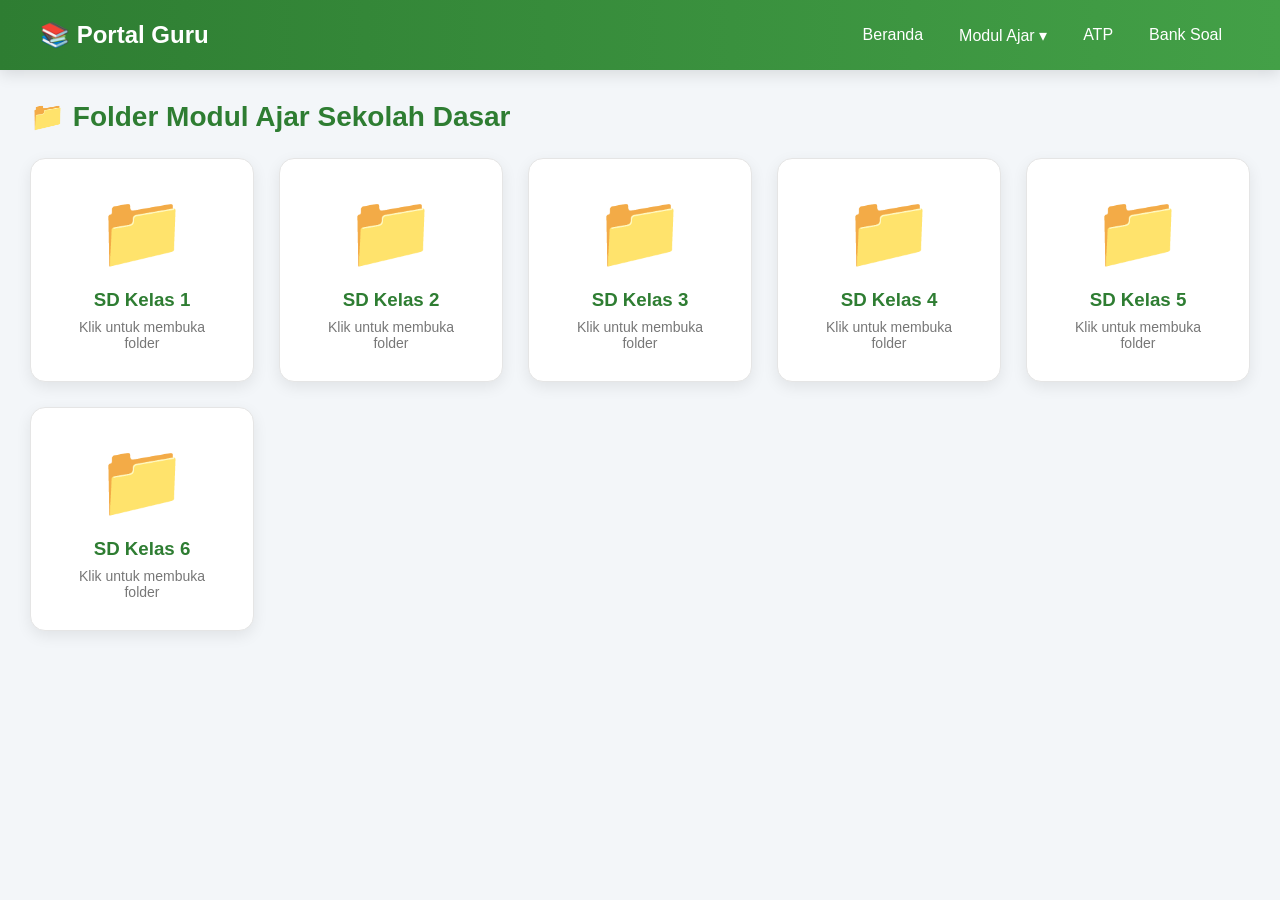
<file: modul_ajar/modulajar.html>
<!DOCTYPE html>
<html lang="id">
<head>
<meta charset="UTF-8">
<meta name="viewport" content="width=device-width, initial-scale=1.0">

<title>Portal Modul Ajar</title>

<link rel="stylesheet" href="style.css">
</head>

<body>

<!-- =========================
     NAVBAR
========================== -->

<nav class="navbar">

<div class="logo">
📚 Portal Guru
</div>

<ul>

<li>
<a href="../index.html">Beranda</a>
</li>

<li class="dropdown">

<a href="#">
Modul Ajar ▾
</a>

<div class="dropdown-content">

<a href="#" onclick="bukaKelas(1)">SD Kelas 1</a>
<a href="#" onclick="bukaKelas(2)">SD Kelas 2</a>
<a href="#" onclick="bukaKelas(3)">SD Kelas 3</a>
<a href="#" onclick="bukaKelas(4)">SD Kelas 4</a>
<a href="#" onclick="bukaKelas(5)">SD Kelas 5</a>
<a href="#" onclick="bukaKelas(6)">SD Kelas 6</a>

</div>

</li>

<li>
<a href="../ATP/atp.html">ATP</a>
</li>
<li><a href="../Bank_Soal/BankSoal.html">Bank Soal</a></li>
<li>
<!-- <li><a href="lkpd.html">LKPD</a></li> -->
</li>

<li>
<!-- <a href="#">Media Pembelajaran</a> -->
</li>

</ul>

</nav>

<!-- =========================
     KONTEN
========================== -->

<div class="container">

<h2>📁 Folder Modul Ajar Sekolah Dasar</h2>

<div class="folder-grid">

<!-- KELAS 1 -->

<div class="folder">

<div class="folder-icon">📁</div>

<h3>SD Kelas 1</h3>

<p>Klik untuk membuka folder</p>

</div>

<!-- KELAS 2 -->

<div class="folder">

<div class="folder-icon">📁</div>

<h3>SD Kelas 2</h3>

<p>Klik untuk membuka folder</p>

</div>

<!-- KELAS 3 -->

<div class="folder">

<div class="folder-icon">📁</div>

<h3>SD Kelas 3</h3>

<p>Klik untuk membuka folder</p>

</div>

<!-- KELAS 4 -->

<div class="folder">

<div class="folder-icon">📁</div>

<h3>SD Kelas 4</h3>

<p>Klik untuk membuka folder</p>

</div>

<!-- KELAS 5 -->

<div class="folder">

<div class="folder-icon">📁</div>

<h3>SD Kelas 5</h3>

<p>Klik untuk membuka folder</p>

</div>

<!-- KELAS 6 -->

<div class="folder">

<div class="folder-icon">📁</div>

<h3>SD Kelas 6</h3>

<p>Klik untuk membuka folder</p>

</div>

</div>

</div>

<script src="script.js"></script>

</body>
</html>
</file>
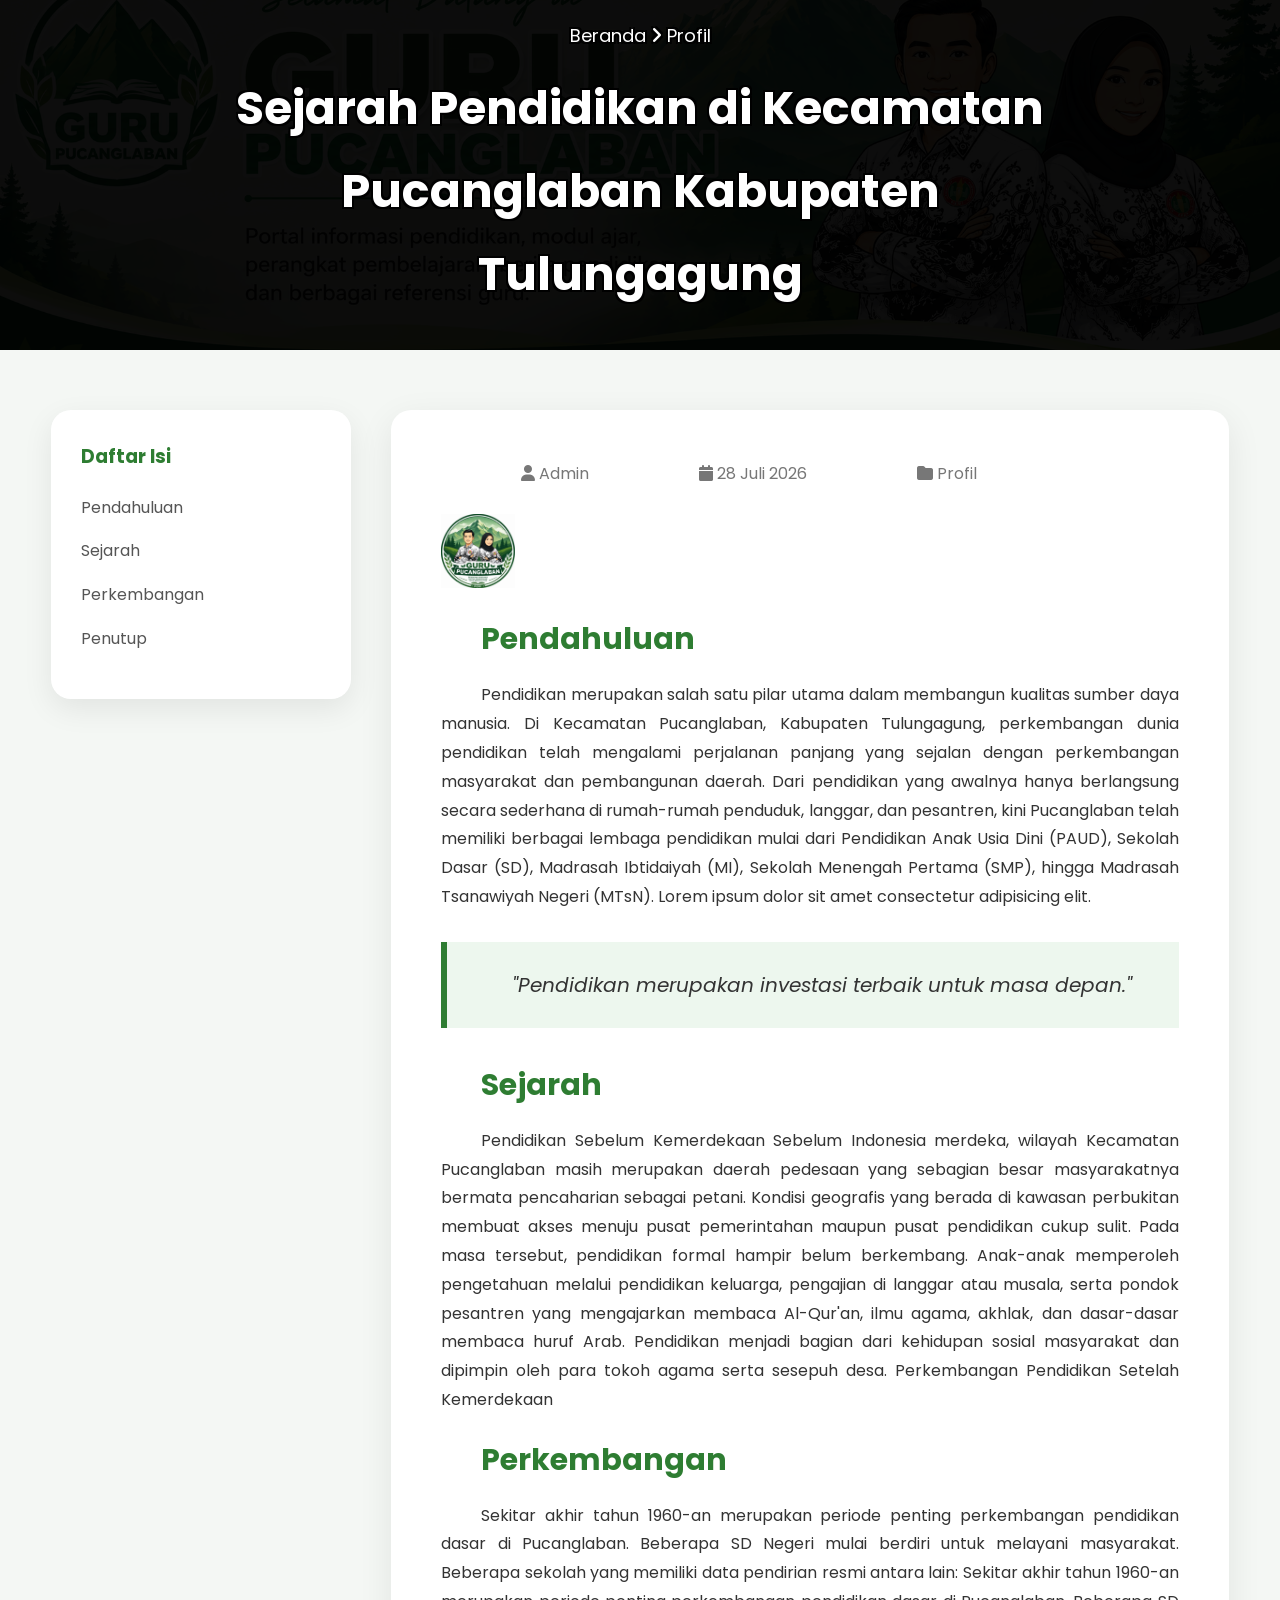
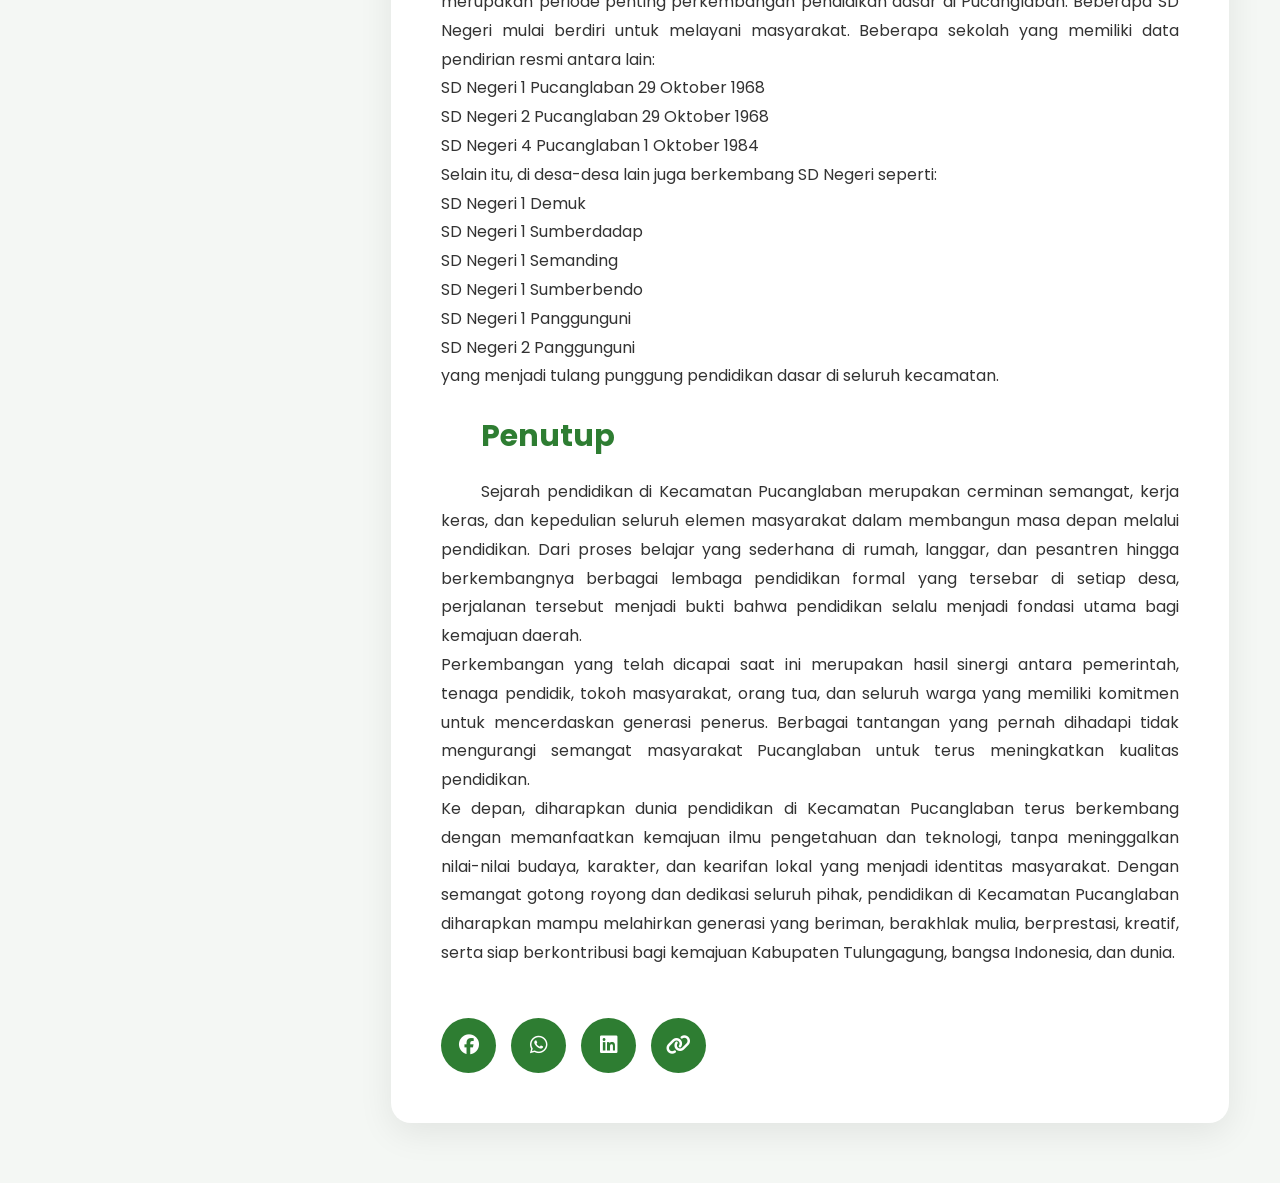
<file: Sejarah/Sejarah.html>
<!DOCTYPE html>
<html lang="id">
<head>

<meta charset="UTF-8">
<meta name="viewport" content="width=device-width, initial-scale=1.0">

<title>Profil | Guru Pucanglaban</title>

<link rel="stylesheet" href="style.css">

<link href="https://fonts.googleapis.com/css2?family=Poppins:wght@300;400;500;600;700&display=swap" rel="stylesheet">

<link rel="stylesheet"
href="https://cdnjs.cloudflare.com/ajax/libs/font-awesome/6.6.0/css/all.min.css">

</head>

<body>

<!-- HERO -->

<section class="hero">

<div class="overlay"></div>

<div class="hero-content">

<p class="breadcrumb">

<a href="../index.html">Beranda</a>

<i class="fa fa-angle-right"></i>

Profil

</p>

<h1>Sejarah Pendidikan di Kecamatan Pucanglaban Kabupaten Tulungagung</h1>

<p>

<!--Silakan ganti deskripsi singkat artikel ini sesuai kebutuhan.-->

</p>

</div>

</section>

<!-- CONTENT -->

<section class="container">

<!-- SIDEBAR -->

<aside class="sidebar">

<div class="card">

<h3>Daftar Isi</h3>

<ul>

<li><a href="#pendahuluan">Pendahuluan</a></li>

<li><a href="#sejarah">Sejarah</a></li>

<li><a href="#perkembangan">Perkembangan</a></li>

<li><a href="#penutup">Penutup</a></li>

</ul>

</div>

</aside>

<!-- ARTICLE -->

<article class="article">

<div class="meta">

<span><i class="fa fa-user"></i> Admin</span>

<span><i class="fa fa-calendar"></i> 28 Juli 2026</span>

<span><i class="fa fa-folder"></i> Profil</span>

</div>

<img src="../images/Guru Pucanglaban.png" class="cover">

<section id="pendahuluan">

<h2>Pendahuluan</h2>

<p>

Pendidikan merupakan salah satu pilar utama dalam membangun kualitas sumber daya manusia. Di Kecamatan Pucanglaban, Kabupaten Tulungagung, perkembangan dunia pendidikan telah mengalami perjalanan panjang yang sejalan dengan perkembangan masyarakat dan pembangunan daerah. Dari pendidikan yang awalnya hanya berlangsung secara sederhana di rumah-rumah penduduk, langgar, dan pesantren, kini Pucanglaban telah memiliki berbagai lembaga pendidikan mulai dari Pendidikan Anak Usia Dini (PAUD), Sekolah Dasar (SD), Madrasah Ibtidaiyah (MI), Sekolah Menengah Pertama (SMP), hingga Madrasah Tsanawiyah Negeri (MTsN).
Lorem ipsum dolor sit amet consectetur adipisicing elit.

</p>
<blockquote>

"Pendidikan merupakan investasi terbaik untuk masa depan."

</blockquote>
</section>

<section id="sejarah">

<h2>Sejarah</h2>

<p>
Pendidikan Sebelum Kemerdekaan


Sebelum Indonesia merdeka, wilayah Kecamatan Pucanglaban masih merupakan daerah pedesaan yang sebagian besar masyarakatnya bermata pencaharian sebagai petani. Kondisi geografis yang berada di kawasan perbukitan membuat akses menuju pusat pemerintahan maupun pusat pendidikan cukup sulit.

Pada masa tersebut, pendidikan formal hampir belum berkembang. Anak-anak memperoleh pengetahuan melalui pendidikan keluarga, pengajian di langgar atau musala, serta pondok pesantren yang mengajarkan membaca Al-Qur'an, ilmu agama, akhlak, dan dasar-dasar membaca huruf Arab. Pendidikan menjadi bagian dari kehidupan sosial masyarakat dan dipimpin oleh para tokoh agama serta sesepuh desa.

Perkembangan Pendidikan Setelah Kemerdekaan
</p>


</section>

<section id="perkembangan">

<h2>Perkembangan</h2>

<p>
Sekitar akhir tahun 1960-an merupakan periode penting perkembangan pendidikan dasar di Pucanglaban. Beberapa SD Negeri mulai berdiri untuk melayani masyarakat. Beberapa sekolah yang memiliki data pendirian resmi antara lain: Sekitar akhir tahun 1960-an merupakan periode penting perkembangan pendidikan dasar di Pucanglaban. Beberapa SD Negeri mulai berdiri untuk melayani masyarakat. Beberapa sekolah yang memiliki data pendirian resmi antara lain:
<br>
SD Negeri 1 Pucanglaban 29 Oktober 1968<br>
SD Negeri 2 Pucanglaban 29 Oktober 1968<br>
SD Negeri 4 Pucanglaban 1 Oktober 1984<br>

Selain itu, di desa-desa lain juga berkembang SD Negeri seperti:<br>
SD Negeri 1 Demuk<br>
SD Negeri 1 Sumberdadap<br>
SD Negeri 1 Semanding<br>
SD Negeri 1 Sumberbendo<br>
SD Negeri 1 Panggunguni<br>
SD Negeri 2 Panggunguni<br>
yang menjadi tulang punggung pendidikan dasar di seluruh kecamatan.
</p>


<!--
<div class="gallery">

<img src="img/foto1.jpg">

<img src="img/foto2.jpg">

<img src="img/foto3.jpg">

</div>-->

</section>

<section id="penutup">

<h2>Penutup</h2>

<p>

Sejarah pendidikan di Kecamatan Pucanglaban merupakan cerminan semangat, kerja keras, dan kepedulian seluruh elemen masyarakat dalam membangun masa depan melalui pendidikan. Dari proses belajar yang sederhana di rumah, langgar, dan pesantren hingga berkembangnya berbagai lembaga pendidikan formal yang tersebar di setiap desa, perjalanan tersebut menjadi bukti bahwa pendidikan selalu menjadi fondasi utama bagi kemajuan daerah.<br>

Perkembangan yang telah dicapai saat ini merupakan hasil sinergi antara pemerintah, tenaga pendidik, tokoh masyarakat, orang tua, dan seluruh warga yang memiliki komitmen untuk mencerdaskan generasi penerus. Berbagai tantangan yang pernah dihadapi tidak mengurangi semangat masyarakat Pucanglaban untuk terus meningkatkan kualitas pendidikan.<br>

Ke depan, diharapkan dunia pendidikan di Kecamatan Pucanglaban terus berkembang dengan memanfaatkan kemajuan ilmu pengetahuan dan teknologi, tanpa meninggalkan nilai-nilai budaya, karakter, dan kearifan lokal yang menjadi identitas masyarakat. Dengan semangat gotong royong dan dedikasi seluruh pihak, pendidikan di Kecamatan Pucanglaban diharapkan mampu melahirkan generasi yang beriman, berakhlak mulia, berprestasi, kreatif, serta siap berkontribusi bagi kemajuan Kabupaten Tulungagung, bangsa Indonesia, dan dunia.<br>

</p>

</section>

<div class="share">

<button><i class="fab fa-facebook"></i></button>

<button><i class="fab fa-whatsapp"></i></button>

<button><i class="fab fa-linkedin"></i></button>

<button><i class="fa fa-link"></i></button>

</div>

</article>

</section>

<button id="topBtn">

<i class="fa fa-arrow-up"></i>

</button>

<script src="script.js"></script>

</body>
</html>
</file>
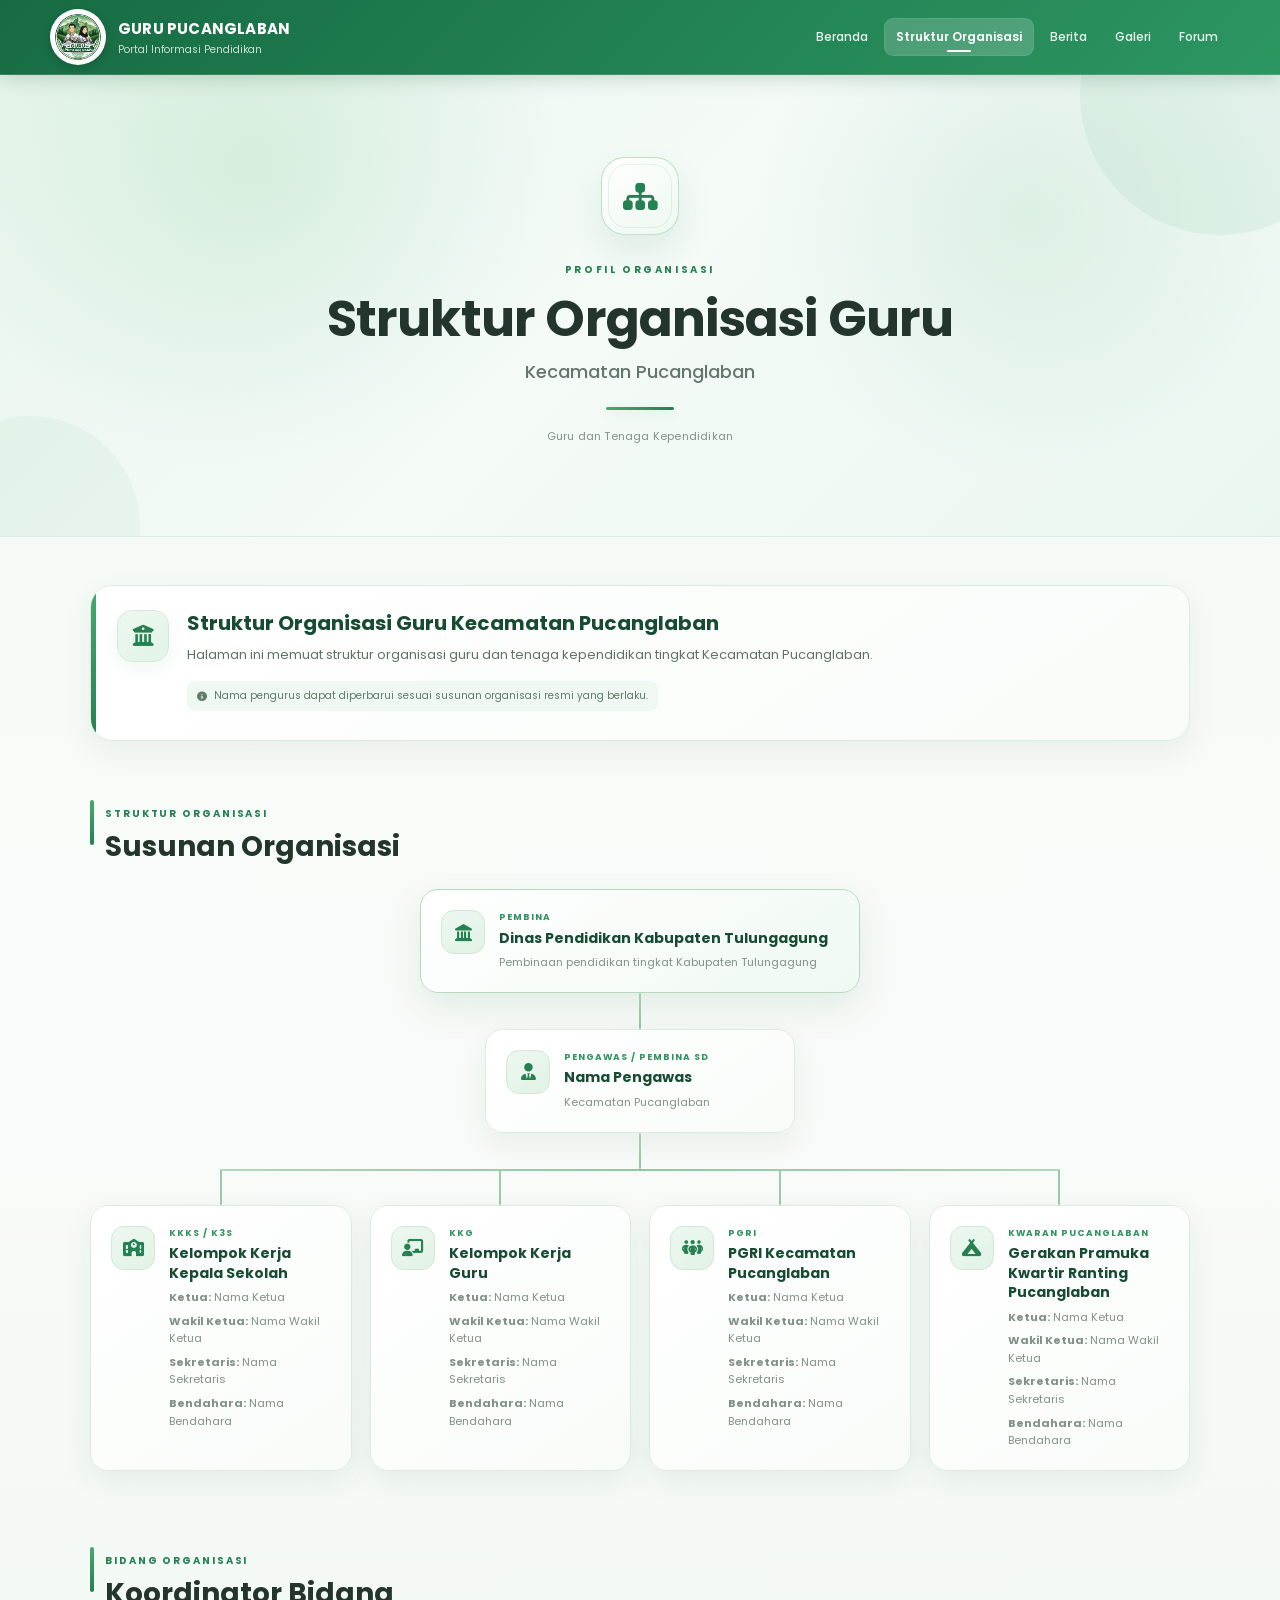
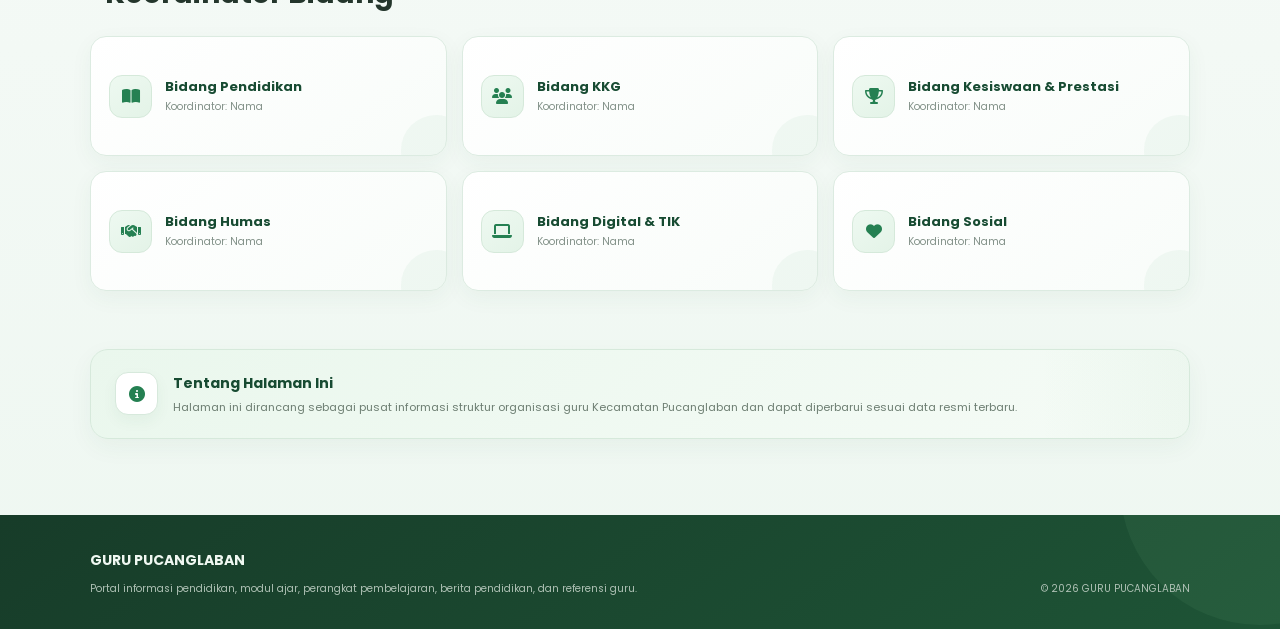
<file: Stuktur-organisasi/struktur-organisasi.html>
<!DOCTYPE html>

<html lang="id">

<head>

<meta charset="UTF-8">

<meta
    name="viewport"
    content="width=device-width, initial-scale=1.0"
>

<meta
    name="description"
    content="Struktur Organisasi Guru dan Tenaga Kependidikan Kecamatan Pucanglaban"
>

<title>
    Struktur Organisasi Guru - Pucanglaban
</title>


<!-- GOOGLE FONT -->
<link
    rel="preconnect"
    href="https://fonts.googleapis.com"
>

<link
    rel="preconnect"
    href="https://fonts.googleapis.com"
    crossorigin
>

<link
    href="https://fonts.googleapis.com/css2?family=Poppins:wght@300;400;500;600;700&display=swap"
    rel="stylesheet"
>


<!-- FONT AWESOME -->
<link
    rel="stylesheet"
    href="https://cdnjs.cloudflare.com/ajax/libs/font-awesome/6.5.2/css/all.min.css"
>


<!-- CSS -->
<link
    rel="stylesheet"
    href="style.css"
>

</head>

<body>

<!-- =====================================================
     HEADER
====================================================== -->

<header class="site-header">

    <div class="header-inner">

        <a
            href="../index.html"
            class="site-brand"
        >

            <img
                src="../images/Guru Pucanglaban.png"
                alt="GURU PUCANGLABAN"
            >

            <div class="brand-text">

                <strong>
                    GURU PUCANGLABAN
                </strong>

                <span>
                    Portal Informasi Pendidikan
                </span>

            </div>

        </a>


        <button
            type="button"
            class="mobile-menu-button"
            id="mobileMenuButton"
            aria-label="Menu"
        >

            <i class="fa-solid fa-bars"></i>

        </button>


        <nav
            class="main-nav"
            id="mainNav"
        >

            <a href="../index.html">
                Beranda
            </a>

            <a
                href="struktur-organisasi.html"
                class="active"
            >
                Struktur Organisasi
            </a>

            <a href="../berita/berita.html">
                Berita
            </a>

            <a href="../galeri/galeri.html">
                Galeri
            </a>

            <a href="../forum/forum.html">
                Forum
            </a>

        </nav>

    </div>

</header>


<!-- =====================================================
     HERO
====================================================== -->

<section class="page-hero">

    <div class="hero-content">

        <div class="hero-icon">

            <i class="fa-solid fa-sitemap"></i>

        </div>

        <span class="hero-label">
            PROFIL ORGANISASI
        </span>

        <h1>
            Struktur Organisasi Guru
        </h1>

        <p>
            Kecamatan Pucanglaban
        </p>

        <div class="hero-divider"></div>

        <span class="hero-subtitle">
            Guru dan Tenaga Kependidikan
        </span>

    </div>

</section>


<!-- =====================================================
     MAIN
====================================================== -->

<main class="main-container">


    <!-- INTRO -->

    <section class="intro-card">

        <div class="section-icon">

            <i class="fa-solid fa-building-columns"></i>

        </div>

        <div>

            <h2>
                Struktur Organisasi Guru Kecamatan Pucanglaban
            </h2>

            <p>
                Halaman ini memuat struktur organisasi
                guru dan tenaga kependidikan tingkat
                Kecamatan Pucanglaban.
            </p>

            <p class="note-text">

                <i class="fa-solid fa-circle-info"></i>

                Nama pengurus dapat diperbarui sesuai
                susunan organisasi resmi yang berlaku.

            </p>

        </div>

    </section>


    <!-- =================================================
         ORGANIZATION TREE
    ================================================== -->

    <section class="organization-section">

        <div class="section-heading">

            <span>
                STRUKTUR ORGANISASI
            </span>

            <h2>
                Susunan Organisasi
            </h2>

        </div>


        <div class="organization-tree">


            <!-- =================================================
                 PEMBINA
            ================================================== -->

            <div class="tree-level level-one">

                <div class="organization-card main-card">

                    <div class="card-icon">

                        <i class="fa-solid fa-landmark"></i>

                    </div>

                    <div class="card-content">

                        <span class="position">
                            PEMBINA
                        </span>

                        <h3>
                            Dinas Pendidikan Kabupaten Tulungagung
                        </h3>

                        <p>
                            Pembinaan pendidikan tingkat
                            Kabupaten Tulungagung
                        </p>

                    </div>

                </div>

            </div>


            <div class="tree-line vertical"></div>


            <!-- =================================================
                 PENGAWAS / PEMBINA SD
            ================================================== -->

            <div class="tree-level level-two">

                <div class="organization-card">

                    <div class="card-icon">

                        <i class="fa-solid fa-user-tie"></i>

                    </div>

                    <div class="card-content">

                        <span class="position">
                            PENGAWAS / PEMBINA SD
                        </span>

                        <h3 data-editable="true">
                            Nama Pengawas
                        </h3>

                        <p>
                            Kecamatan Pucanglaban
                        </p>

                    </div>

                </div>

            </div>


            <div class="tree-line vertical"></div>


            <!-- =================================================
                 ORGANISASI TINGKAT KECAMATAN
            ================================================== -->

            <div class="branch-container">

                <div class="branch-line-horizontal"></div>


                <div class="branch-columns">


                    <!-- =================================================
                         KKKS / K3S
                    ================================================== -->

                    <div class="branch-item">

                        <div class="tree-line-small"></div>

                        <div class="organization-card">

                            <div class="card-icon">

                                <i class="fa-solid fa-school"></i>

                            </div>

                            <div class="card-content">

                                <span class="position">
                                    KKKS / K3S
                                </span>

                                <h3>
                                    Kelompok Kerja Kepala Sekolah
                                </h3>


                                <div class="organization-members">

                                    <p data-editable="true">
                                        <strong>Ketua:</strong>
                                        Nama Ketua
                                    </p>

                                    <p data-editable="true">
                                        <strong>Wakil Ketua:</strong>
                                        Nama Wakil Ketua
                                    </p>

                                    <p data-editable="true">
                                        <strong>Sekretaris:</strong>
                                        Nama Sekretaris
                                    </p>

                                    <p data-editable="true">
                                        <strong>Bendahara:</strong>
                                        Nama Bendahara
                                    </p>

                                </div>

                            </div>

                        </div>

                    </div>


                    <!-- =================================================
                         KKG
                    ================================================== -->

                    <div class="branch-item">

                        <div class="tree-line-small"></div>

                        <div class="organization-card">

                            <div class="card-icon">

                                <i class="fa-solid fa-chalkboard-user"></i>

                            </div>

                            <div class="card-content">

                                <span class="position">
                                    KKG
                                </span>

                                <h3>
                                    Kelompok Kerja Guru
                                </h3>


                                <div class="organization-members">

                                    <p data-editable="true">
                                        <strong>Ketua:</strong>
                                        Nama Ketua
                                    </p>

                                    <p data-editable="true">
                                        <strong>Wakil Ketua:</strong>
                                        Nama Wakil Ketua
                                    </p>

                                    <p data-editable="true">
                                        <strong>Sekretaris:</strong>
                                        Nama Sekretaris
                                    </p>

                                    <p data-editable="true">
                                        <strong>Bendahara:</strong>
                                        Nama Bendahara
                                    </p>

                                </div>

                            </div>

                        </div>

                    </div>


                    <!-- =================================================
                         PGRI
                    ================================================== -->

                    <div class="branch-item">

                        <div class="tree-line-small"></div>

                        <div class="organization-card">

                            <div class="card-icon">

                                <i class="fa-solid fa-people-group"></i>

                            </div>

                            <div class="card-content">

                                <span class="position">
                                    PGRI
                                </span>

                                <h3>
                                    PGRI Kecamatan Pucanglaban
                                </h3>


                                <div class="organization-members">

                                    <p data-editable="true">
                                        <strong>Ketua:</strong>
                                        Nama Ketua
                                    </p>

                                    <p data-editable="true">
                                        <strong>Wakil Ketua:</strong>
                                        Nama Wakil Ketua
                                    </p>

                                    <p data-editable="true">
                                        <strong>Sekretaris:</strong>
                                        Nama Sekretaris
                                    </p>

                                    <p data-editable="true">
                                        <strong>Bendahara:</strong>
                                        Nama Bendahara
                                    </p>

                                </div>

                            </div>

                        </div>

                    </div>


                    <!-- =================================================
                         KWARAN PUCANGLABAN
                    ================================================== -->

                    <div class="branch-item">

                        <div class="tree-line-small"></div>

                        <div class="organization-card">

                            <div class="card-icon">

                                <i class="fa-solid fa-campground"></i>

                            </div>

                            <div class="card-content">

                                <span class="position">
                                    KWARAN PUCANGLABAN
                                </span>

                                <h3>
                                    Gerakan Pramuka Kwartir Ranting Pucanglaban
                                </h3>


                                <div class="organization-members">

                                    <p data-editable="true">
                                        <strong>Ketua:</strong>
                                        Nama Ketua
                                    </p>

                                    <p data-editable="true">
                                        <strong>Wakil Ketua:</strong>
                                        Nama Wakil Ketua
                                    </p>

                                    <p data-editable="true">
                                        <strong>Sekretaris:</strong>
                                        Nama Sekretaris
                                    </p>

                                    <p data-editable="true">
                                        <strong>Bendahara:</strong>
                                        Nama Bendahara
                                    </p>

                                </div>

                            </div>

                        </div>

                    </div>


                </div>

            </div>


        </div>

    </section>


    <!-- =================================================
         BIDANG
    ================================================== -->

    <section class="division-section">

        <div class="section-heading">

            <span>
                BIDANG ORGANISASI
            </span>

            <h2>
                Koordinator Bidang
            </h2>

        </div>


        <div class="division-grid">


            <!-- PENDIDIKAN -->

            <div class="division-card">

                <div class="division-icon">
                    <i class="fa-solid fa-book-open"></i>
                </div>

                <div>

                    <h3>
                        Bidang Pendidikan
                    </h3>

                    <p>
                        Koordinator: Nama
                    </p>

                </div>

            </div>


            <!-- KKG -->

            <div class="division-card">

                <div class="division-icon">
                    <i class="fa-solid fa-users"></i>
                </div>

                <div>

                    <h3>
                        Bidang KKG
                    </h3>

                    <p>
                        Koordinator: Nama
                    </p>

                </div>

            </div>


            <!-- KESISWAAN -->

            <div class="division-card">

                <div class="division-icon">
                    <i class="fa-solid fa-trophy"></i>
                </div>

                <div>

                    <h3>
                        Bidang Kesiswaan & Prestasi
                    </h3>

                    <p>
                        Koordinator: Nama
                    </p>

                </div>

            </div>


            <!-- HUMAS -->

            <div class="division-card">

                <div class="division-icon">
                    <i class="fa-solid fa-handshake"></i>
                </div>

                <div>

                    <h3>
                        Bidang Humas
                    </h3>

                    <p>
                        Koordinator: Nama
                    </p>

                </div>

            </div>


            <!-- DIGITAL -->

            <div class="division-card">

                <div class="division-icon">
                    <i class="fa-solid fa-laptop"></i>
                </div>

                <div>

                    <h3>
                        Bidang Digital & TIK
                    </h3>

                    <p>
                        Koordinator: Nama
                    </p>

                </div>

            </div>


            <!-- SOSIAL -->

            <div class="division-card">

                <div class="division-icon">
                    <i class="fa-solid fa-heart"></i>
                </div>

                <div>

                    <h3>
                        Bidang Sosial
                    </h3>

                    <p>
                        Koordinator: Nama
                    </p>

                </div>

            </div>


        </div>

    </section>


    <!-- =================================================
         INFO
    ================================================== -->

    <section class="info-section">

        <div class="info-card">

            <div class="info-icon">

                <i class="fa-solid fa-circle-info"></i>

            </div>

            <div>

                <h3>
                    Tentang Halaman Ini
                </h3>

                <p>
                    Halaman ini dirancang sebagai pusat
                    informasi struktur organisasi guru
                    Kecamatan Pucanglaban dan dapat
                    diperbarui sesuai data resmi terbaru.
                </p>

            </div>

        </div>

    </section>


</main>


<!-- =====================================================
     FOOTER
====================================================== -->

<footer class="site-footer">

    <div class="footer-inner">

        <div>

            <strong>
                GURU PUCANGLABAN
            </strong>

            <p>
                Portal informasi pendidikan,
                modul ajar, perangkat pembelajaran,
                berita pendidikan, dan referensi guru.
            </p>

        </div>


        <div class="footer-right">

            <span>

                © <span id="currentYear"></span>
                GURU PUCANGLABAN

            </span>

        </div>

    </div>

</footer>


<!-- JAVASCRIPT -->

<script
    src="script.js"
    defer
></script>

</body>

</html>
</file>
<file: style.css>
/*======================================================
  GURU PUCANGLABAN
  style.css - versi dirapikan
=======================================================*/


/*======================================================
  GOOGLE FONT
=======================================================*/

@import url('https://fonts.googleapis.com/css2?family=Poppins:wght@300;400;500;600;700;800&display=swap');


/*======================================================
  CSS VARIABLES
=======================================================*/

:root {

    --primary: #57C84D;
    --primary-dark: #2E7D32;
    --primary-light: #EAF9EA;

    --white: #ffffff;
    --black: #222222;

    --gray: #666666;
    --light: #F5F7FA;

    --shadow: 0 8px 25px rgba(0, 0, 0, .08);

    --radius: 18px;

    --transition: .35s ease;

    --container: 1280px;
}


/*======================================================
  RESET
=======================================================*/

* {
    margin: 0;
    padding: 0;
    box-sizing: border-box;
}

html {
    scroll-behavior: smooth;
}

body {
    font-family: 'Poppins', sans-serif;
    background: var(--light);
    color: var(--black);
    overflow-x: hidden;
}

img {
    display: block;
    max-width: 100%;
}

a {
    text-decoration: none;
    color: inherit;
}

ul {
    list-style: none;
}


/*======================================================
  CONTAINER
=======================================================*/

.container {
    width: 90%;
    max-width: var(--container);
    margin: auto;
}


/*======================================================
  HEADER
=======================================================*/

.top-header {
    background: var(--white);
    box-shadow: var(--shadow);

    position: sticky;
    top: 0;

    z-index: 1000;
}

.top-header .container {
    display: flex;
    justify-content: space-between;
    align-items: center;

    padding: 5px 0;
}


/*======================================================
  LOGO
=======================================================*/

.logo {
    display: flex;
    align-items: center;
    gap: 18px;
}

.logo img {
    width: 70px;
    height: 70px;

    object-fit: contain;
}

.logo h1 {
    font-size: 30px;
    font-weight: 700;

    color: var(--primary-dark);

    line-height: 1;
}

.logo p {
    font-size: 14px;
    color: var(--gray);

    margin-top: 4px;
}


/*======================================================
  HEADER RIGHT
=======================================================*/

.header-right {
    display: flex;
    align-items: center;
    gap: 18px;
}


/*======================================================
  SEARCH
=======================================================*/

.search-box {
    display: flex;
    align-items: center;

    background: var(--white);

    border: 2px solid var(--primary);

    border-radius: 50px;

    overflow: hidden;
}

.search-box input {
    width: 250px;

    padding: 12px 18px;

    border: none;
    outline: none;

    font-family: inherit;
    font-size: 15px;
}

.search-box button {
    width: 55px;

    min-height: 44px;

    border: none;

    background: var(--primary);
    color: white;

    cursor: pointer;

    transition: var(--transition);

    font-size: 16px;
}

.search-box button:hover {
    background: var(--primary-dark);
}


/*======================================================
  NAVBAR
=======================================================*/

.navbar {
    position: relative;

    background: linear-gradient(
        90deg,
        #57C84D,
        #44b23d
    );

    box-shadow: 0 4px 15px rgba(0, 0, 0, .08);

    z-index: 999;

    overflow: visible;
}

.navbar > .container > ul {
    display: flex;

    justify-content: center;
    align-items: center;
}

.navbar ul li {
    position: relative;
}

.navbar ul li > a {
    display: flex;
    align-items: center;

    gap: 8px;

    padding: 18px 22px;

    color: rgb(7, 7, 7);

    font-weight: 500;

    transition: var(--transition);
}

.navbar ul li:hover > a {
    background: rgba(255, 255, 255, .15);
}


/*======================================================
  DROPDOWN
=======================================================*/

.dropdown {
    display: flex;
    flex-direction: column;

    position: absolute;

    top: 100%;
    left: 0;

    min-width: 230px;

    background: #ffffff;

    border-radius: 0 0 15px 15px;

    box-shadow: 0 10px 25px rgba(0, 0, 0, .12);

    opacity: 0;
    visibility: hidden;

    transform: translateY(15px);

    transition: .3s;

    z-index: 9999;
}

.dropdown li {
    display: block;
    width: 100%;
}

.dropdown li a {
    display: block;
    width: 100%;

    padding: 14px 18px;

    color: #333333;

    background: #ffffff;

    transition: .3s;
}

.dropdown li a:hover {
    background: var(--primary);

    color: #000000;

    padding-left: 28px;
}

.navbar li:hover > .dropdown {
    opacity: 1;
    visibility: visible;

    transform: translateY(0);
}


/*======================================================
  HERO
=======================================================*/

.hero {
    position: relative;

    width: 100%;
    height: 570px;

    background:
        url("images/Gambar_background.png")
        center center / cover no-repeat;

    display: flex;
    align-items: center;
    justify-content: center;

    overflow: hidden;
}

.hero-overlay {
    position: absolute;
    inset: 0;

    background:
        linear-gradient(
            rgba(0, 0, 0, .05),
            rgba(0, 0, 0, .05)
        );
}

.hero-content {
    position: relative;

    z-index: 2;

    text-align: center;

    color: #ffffff;

    max-width: 800px;

    padding: 20px;
}


/*======================================================
  SECTION TITLE
=======================================================*/

.section-title {
    position: relative;

    z-index: 100;

    text-align: center;

    margin-bottom: 45px;
}

.section-title h2 {
    font-size: 38px;

    color: var(--primary-dark);

    margin-bottom: 10px;
}

.section-title p {
    font-size: 16px;

    color: var(--gray);
}


/*======================================================
  BERITA
=======================================================*/

.news {
    padding: 80px 0;

    background: #f7fbf7;
}

.news-wrapper {
    display: grid;

    grid-template-columns: 2fr 1fr;

    gap: 35px;
}


/*======================================================
  NEWS CARD
=======================================================*/

.news-card {
    display: flex;

    gap: 25px;

    background: #ffffff;

    border-radius: 20px;

    overflow: hidden;

    margin-bottom: 25px;

    box-shadow: var(--shadow);

    transition: .35s;
}

.news-card:hover {
    transform: translateY(-6px);
}

.news-card img {
    width: 260px;
    height: 200px;

    object-fit: cover;
}

.news-text {
    padding: 20px;
}

.category {
    display: inline-block;

    background: var(--primary-light);

    color: var(--primary-dark);

    padding: 6px 15px;

    border-radius: 30px;

    font-size: 13px;

    margin-bottom: 12px;
}

.news-text h3 {
    font-size: 24px;

    margin-bottom: 12px;

    line-height: 1.5;
}

.news-text h3 a:hover {
    color: var(--primary);
}

.news-text p {
    color: var(--gray);

    margin-bottom: 18px;

    line-height: 1.8;
}

.news-info {
    display: flex;

    gap: 20px;

    font-size: 14px;

    color: #888888;
}


/*======================================================
  SIDEBAR
=======================================================*/

.sidebar {
    display: flex;
    flex-direction: column;

    gap: 30px;
}


/*======================================================
  BERITA POPULER
=======================================================*/

.popular-news {
    background: #ffffff;

    padding: 25px;

    border-radius: 20px;

    box-shadow: var(--shadow);
}

.popular-news h3 {
    margin-bottom: 20px;

    color: var(--primary-dark);
}

.popular-news li {
    border-bottom: 1px solid #eeeeee;
}

.popular-news li:last-child {
    border-bottom: none;
}

.popular-news a {
    display: block;

    padding: 14px 0;

    transition: .3s;
}

.popular-news a:hover {
    color: var(--primary);

    padding-left: 10px;
}


/*======================================================
  QUOTE
=======================================================*/

.quote-box {
    background:
        linear-gradient(
            135deg,
            #57C84D,
            #2E7D32
        );

    color: white;

    padding: 35px;

    border-radius: 20px;

    box-shadow: var(--shadow);
}

.quote-box i {
    font-size: 45px;

    margin-bottom: 20px;
}

.quote-box p {
    line-height: 1.8;

    margin-bottom: 20px;
}

.quote-box h4 {
    text-align: right;
}


/*======================================================
  DOWNLOAD
=======================================================*/

.download-section {
    padding: 80px 0;

    background: #f8fbf8;
}

.download-grid {
    display: grid;

    grid-template-columns: repeat(4, 1fr);

    gap: 25px;
}

.download-card {
    background: #ffffff;

    padding: 35px;

    border-radius: 20px;

    text-align: center;

    box-shadow: var(--shadow);

    transition: .35s;
}

.download-card:hover {
    transform: translateY(-10px);
}

.download-card i {
    font-size: 60px;

    color: var(--primary);

    margin-bottom: 20px;
}

.download-card h3 {
    margin-bottom: 10px;
}

.download-card p {
    color: var(--gray);

    margin-bottom: 20px;
}

.download-card a {
    display: inline-block;

    background: var(--primary);

    color: white;

    padding: 10px 25px;

    border-radius: 30px;
}

.download-card a:hover {
    background: var(--primary-dark);
}


/*======================================================
  STATISTICS
=======================================================*/

.statistics {
    padding: 80px 0;

    background:
        linear-gradient(
            135deg,
            #57C84D,
            #2E7D32
        );
}

.statistics .container {
    display: grid;

    grid-template-columns: repeat(4, 1fr);

    gap: 30px;
}

.stat-box {
    text-align: center;

    color: #ffffff;
}

.stat-box h2 {
    font-size: 52px;

    font-weight: 700;

    margin-bottom: 10px;
}

.stat-box p {
    font-size: 18px;

    opacity: .9;
}


/*======================================================
  FOOTER
=======================================================*/

footer {
    background: #1e1e1e;

    color: #ffffff;

    padding: 70px 0 20px;
}

.footer-grid {
    display: grid;

    grid-template-columns:
        2fr 1fr 1fr 1fr;

    gap: 40px;
}

.footer-grid h3 {
    margin-bottom: 20px;

    color: #57C84D;
}

.footer-grid p {
    color: #cccccc;

    line-height: 1.8;

    margin-bottom: 12px;
}

.footer-grid ul {
    list-style: none;
}

.footer-grid ul li {
    margin-bottom: 12px;
}

.footer-grid ul li a {
    color: #cccccc;

    transition: .3s;
}

.footer-grid ul li a:hover {
    color: #57C84D;

    padding-left: 8px;
}


/*======================================================
  SOCIAL ICON
=======================================================*/

.social-icon {
    display: flex;

    gap: 15px;

    margin-top: 20px;
}

.social-icon a {
    width: 45px;
    height: 45px;

    display: flex;

    justify-content: center;
    align-items: center;

    background: #2b2b2b;

    border-radius: 50%;

    color: #ffffff;

    transition: .35s;
}

.social-icon a:hover {
    background: #57C84D;

    transform: translateY(-5px);
}


/*======================================================
  COPYRIGHT
=======================================================*/

.copyright {
    margin-top: 50px;

    border-top:
        1px solid rgba(255, 255, 255, .15);

    padding-top: 20px;

    text-align: center;

    color: #bdbdbd;

    font-size: 14px;
}


/*======================================================
  BACK TO TOP
=======================================================*/

#topButton {
    position: fixed;

    right: 25px;
    bottom: 25px;

    width: 55px;
    height: 55px;

    border: none;

    border-radius: 50%;

    background: #57C84D;

    color: #ffffff;

    font-size: 20px;

    cursor: pointer;

    display: none;

    z-index: 999;

    box-shadow:
        0 8px 25px rgba(0, 0, 0, .25);

    transition: .35s;
}

#topButton:hover {
    background: #2E7D32;

    transform: translateY(-5px);
}


/*======================================================
  GOOGLE LOGIN MODAL
=======================================================*/

.google-login-modal {
    display: none;

    position: fixed;

    inset: 0;

    z-index: 99999;

    background: rgba(0, 0, 0, .6);

    align-items: center;
    justify-content: center;
}

.google-login-box {
    background: #ffffff;

    width: 90%;

    max-width: 420px;

    padding: 30px;

    border-radius: 15px;

    position: relative;
}

.close-login {
    position: absolute;

    top: 10px;
    right: 15px;

    border: none;

    background: none;

    font-size: 30px;

    cursor: pointer;
}


/*======================================================
  FOTO PROFIL GOOGLE DI NAVBAR
=======================================================*/

#navUserPhoto {
    width: 28px;
    height: 28px;

    min-width: 28px;
    max-width: 28px;

    border-radius: 50%;

    object-fit: cover;

    display: block;

    margin: 0;
}


/*======================================================
  FOTO PROFIL DROPDOWN
=======================================================*/

#dropdownUserPhoto {
    width: 42px;
    height: 42px;

    border-radius: 50%;

    object-fit: cover;
}


/*======================================================
  USER MENU NAVBAR
=======================================================*/

#userMenu > a {
    display: flex;

    align-items: center;

    gap: 6px;
}


/*======================================================
  TOMBOL LOGOUT
=======================================================*/

.logout-button {
    display: flex !important;

    align-items: center;
    justify-content: center;

    gap: 8px;

    width: 90%;

    margin: 10px auto 12px;

    padding: 11px 20px;

    border: none;

    border-radius: 30px;

    background: #57C84D;

    color: #ffffff;

    font-family: 'Poppins', sans-serif;

    font-size: 14px;

    font-weight: 600;

    cursor: pointer;

    transition: .3s ease;
}

.logout-button:hover {
    background: #2E7D32;

    transform: translateY(-2px);
}


/*======================================================
  RESPONSIVE - 1200 PX
=======================================================*/

@media (max-width: 1200px) {

    .container {
        width: 92%;
    }

    .navbar ul li > a {
        padding-left: 15px;
        padding-right: 15px;
    }

}


/*======================================================
  RESPONSIVE - 992 PX
=======================================================*/

@media (max-width: 992px) {

    .news-wrapper {
        grid-template-columns: 1fr;
    }

    .download-grid {
        grid-template-columns: repeat(2, 1fr);
    }

    .statistics .container {
        grid-template-columns: repeat(2, 1fr);
    }

    .footer-grid {
        grid-template-columns: 1fr 1fr;
    }

    .news-card {
        flex-direction: column;
    }

    .news-card img {
        width: 100%;
        height: 240px;
    }

}


/*======================================================
  RESPONSIVE - 768 PX
=======================================================*/

@media (max-width: 768px) {

    /* HEADER */

    .top-header .container {
        flex-direction: column;

        gap: 20px;
    }

    .logo {
        flex-direction: column;

        text-align: center;
    }

    .logo img {
        width: 60px;
        height: 60px;
    }

    .header-right {
        flex-direction: column;

        width: 100%;
    }

    .search-box {
        width: 100%;
    }

    .search-box input {
        width: 100%;
    }


    /* NAVBAR */

    .navbar ul {
        flex-direction: column;
    }

    .navbar ul li {
        width: 100%;
    }

    .navbar ul li > a {
        justify-content: space-between;

        padding: 16px 20px;
    }


    /* DROPDOWN */

    .dropdown {
        position: static;

        display: none;

        width: 100%;

        border-radius: 0;

        box-shadow: none;
    }

    .navbar li:hover .dropdown {
        display: block;
    }


    /* HERO */

    .hero {
        height: 420px;
    }

    .hero-content h1 {
        font-size: 34px;
    }

    .hero-content h2 {
        font-size: 22px;
    }

    .hero-content p {
        font-size: 15px;
    }


    /* SECTION TITLE */

    .section-title h2 {
        font-size: 30px;
    }


    /* DOWNLOAD */

    .download-grid {
        grid-template-columns: 1fr;
    }


    /* STATISTICS */

    .statistics .container {
        grid-template-columns: 1fr;
    }

    .stat-box h2 {
        font-size: 42px;
    }


    /* FOOTER */

    .footer-grid {
        grid-template-columns: 1fr;
    }


    /* BERITA */

    .news-text h3 {
        font-size: 20px;
    }

}


/*======================================================
  RESPONSIVE - 480 PX
=======================================================*/

@media (max-width: 480px) {

    .container {
        width: 94%;
    }

    .hero-content h1 {
        font-size: 28px;
    }

    .section-title h2 {
        font-size: 26px;
    }

    .quick-grid {
        grid-template-columns: 1fr;
    }

}
</file>
<file: ATP/style.css>
/* ===========================
   RESET
=========================== */

*{
    margin:0;
    padding:0;
    box-sizing:border-box;
    font-family:'Poppins',sans-serif;
}

body{
    background:#f3f6f9;
    color:#333;
}

/* ===========================
   NAVBAR ATP
=========================== */

.navbar{

    background:linear-gradient(90deg,#2e7d32,#43a047);

    height:70px;

    display:flex;

    justify-content:space-between;

    align-items:center;

    padding:0 40px;

    box-shadow:0 4px 15px rgba(0,0,0,.12);

    position:sticky;

    top:0;

    z-index:999;

}

.logo{

    color:white;

    font-size:24px;

    font-weight:bold;

}

.navbar ul{

    list-style:none;

    display:flex;

    align-items:center;

}

.navbar ul li{

    position:relative;

}

.navbar ul li a{

    display:block;

    color:white;

    text-decoration:none;

    padding:24px 18px;

    transition:.3s;

    font-weight:500;

}

.navbar ul li a:hover{

    background:rgba(255,255,255,.15);

}

/* ===========================
   DROPDOWN ATP
=========================== */

.dropdown-content{

    position:absolute;

    top:70px;

    left:0;

    width:220px;

    background:white;

    display:none;

    border-radius:0 0 10px 10px;

    overflow:hidden;

    box-shadow:0 10px 20px rgba(0,0,0,.18);

}

.dropdown-content a{

    color:#333 !important;

    padding:14px 18px !important;

    border-bottom:1px solid #eeeeee;

}

.dropdown-content a:hover{

    background:#e8f5e9;

    color:#2e7d32 !important;

}

.dropdown:hover .dropdown-content{

    display:block;

}

/* ===========================
   KONTEN ATP
=========================== */

.container{

    padding:30px;

}

.container h2{

    color:#2e7d32;

    margin-bottom:25px;

    font-size:28px;

}

/* ===========================
   FOLDER ATP
=========================== */

.folder-grid{

    display:grid;

    grid-template-columns:repeat(auto-fit,minmax(220px,1fr));

    gap:25px;

}

.folder{

    background:white;

    border-radius:15px;

    padding:30px;

    text-align:center;

    cursor:pointer;

    transition:all .4s ease;

    box-shadow:0 5px 15px rgba(0,0,0,.08);

    border:1px solid #e5e5e5;

}

.folder:hover{

    transform:translateY(-8px) scale(1.03);

    box-shadow:0 15px 25px rgba(0,0,0,.18);

    border-color:#43a047;

}

.folder-icon{

    font-size:72px;

    transition:.4s;

    margin-bottom:15px;

}

.folder h3{

    color:#2e7d32;

    margin-top:15px;

    margin-bottom:8px;

    transition:.3s;

}

.folder p{

    color:#777;

    font-size:14px;

}

.folder:hover h3{

    color:#1b5e20;

}

.folder:hover .folder-icon{

    transform:scale(1.15);

}

/* ===========================
   FILE ATP
=========================== */

.file-list{

    margin-top:20px;

    display:none;

}

.file{

    background:white;

    margin-bottom:10px;

    padding:15px 20px;

    display:flex;

    justify-content:space-between;

    align-items:center;

    border-radius:8px;

    box-shadow:0 2px 8px rgba(0,0,0,.08);

}

.file:hover{

    background:#f5fff5;

}

.file-name{

    font-size:15px;

}

.file-action{

    display:flex;

    gap:10px;

}

.btn{

    text-decoration:none;

    padding:8px 15px;

    border-radius:6px;

    color:white;

    transition:.3s;

}

.view{

    background:#2196f3;

}

.view:hover{

    background:#1976d2;

}

.download{

    background:#2e7d32;

}

.download:hover{

    background:#1b5e20;

}

/* ===========================
   FOOTER
=========================== */

footer{

    margin-top:50px;

    padding:20px;

    background:#2e7d32;

    color:white;

    text-align:center;

}

/* ===========================
   RESPONSIVE
=========================== */

@media(max-width:768px){

.navbar{

    flex-direction:column;

    height:auto;

    padding:10px;

}

.navbar ul{

    flex-direction:column;

    width:100%;

}

.navbar ul li{

    width:100%;

}

.navbar ul li a{

    padding:15px;

}

.dropdown-content{

    position:static;

    width:100%;

    border-radius:0;

}

.container{

    padding:15px;

}

.folder-grid{

    grid-template-columns:1fr;

}

}
</file>
<file: e-book/style.css>
/* ===========================
   RESET
=========================== */

*{
    margin:0;
    padding:0;
    box-sizing:border-box;
    font-family:'Poppins',sans-serif;
}

body{
    background:#f3f6f9;
    color:#333;
}

/* ===========================
   NAVBAR E-BOOK
=========================== */

.navbar{

    background:linear-gradient(90deg,#2e7d32,#43a047);

    height:70px;

    display:flex;

    justify-content:space-between;

    align-items:center;

    padding:0 40px;

    box-shadow:0 4px 15px rgba(0,0,0,.12);

    position:sticky;

    top:0;

    z-index:999;

}

.logo{

    color:white;

    font-size:24px;

    font-weight:bold;

}

.navbar ul{

    list-style:none;

    display:flex;

    align-items:center;

}

.navbar ul li{

    position:relative;

}

.navbar ul li a{

    display:block;

    color:white;

    text-decoration:none;

    padding:24px 18px;

    transition:.3s;

    font-weight:500;

}

.navbar ul li a:hover{

    background:rgba(255,255,255,.15);

}

/* ===========================
   DROPDOWN E-BOOK
=========================== */

.dropdown-content{

    position:absolute;

    top:70px;

    left:0;

    width:220px;

    background:white;

    display:none;

    border-radius:0 0 10px 10px;

    overflow:hidden;

    box-shadow:0 10px 20px rgba(0,0,0,.18);

}

.dropdown-content a{

    color:#333 !important;

    padding:14px 18px !important;

    border-bottom:1px solid #eeeeee;

}

.dropdown-content a:hover{

    background:#e8f5e9;

    color:#2e7d32 !important;

}

.dropdown:hover .dropdown-content{

    display:block;

}

/* ===========================
   KONTEN E-BOOK
=========================== */

.container{

    padding:30px;

}

.container h2{

    color:#2e7d32;

    margin-bottom:25px;

    font-size:28px;

}

/* ===========================
   FOLDER E-BOOK
=========================== */

.folder-grid{

    display:grid;

    grid-template-columns:repeat(auto-fit,minmax(220px,1fr));

    gap:25px;

}

.folder{

    background:white;

    border-radius:15px;

    padding:30px;

    text-align:center;

    cursor:pointer;

    transition:all .4s ease;

    box-shadow:0 5px 15px rgba(0,0,0,.08);

    border:1px solid #e5e5e5;

}

.folder:hover{

    transform:translateY(-8px) scale(1.03);

    box-shadow:0 15px 25px rgba(0,0,0,.18);

    border-color:#43a047;

}

.folder-icon{

    font-size:72px;

    transition:.4s;

    margin-bottom:15px;

}

.folder h3{

    color:#2e7d32;

    margin-top:15px;

    margin-bottom:8px;

    transition:.3s;

}

.folder p{

    color:#777;

    font-size:14px;

}

.folder:hover h3{

    color:#1b5e20;

}

.folder:hover .folder-icon{

    transform:scale(1.15);

}

/* ===========================
   FILE E-BOOK
=========================== */

.file-list{

    margin-top:20px;

    display:none;

}

.file{

    background:white;

    margin-bottom:10px;

    padding:15px 20px;

    display:flex;

    justify-content:space-between;

    align-items:center;

    border-radius:8px;

    box-shadow:0 2px 8px rgba(0,0,0,.08);

}

.file:hover{

    background:#f5fff5;

}

.file-name{

    font-size:15px;

}

.file-action{

    display:flex;

    gap:10px;

}

.btn{

    text-decoration:none;

    padding:8px 15px;

    border-radius:6px;

    color:white;

    transition:.3s;

}

.view{

    background:#2196f3;

}

.view:hover{

    background:#1976d2;

}

.download{

    background:#2e7d32;

}

.download:hover{

    background:#1b5e20;

}

/* ===========================
   FOOTER
=========================== */

footer{

    margin-top:50px;

    padding:20px;

    background:#2e7d32;

    color:white;

    text-align:center;

}

/* ===========================
   RESPONSIVE
=========================== */

@media(max-width:768px){

.navbar{

    flex-direction:column;

    height:auto;

    padding:10px;

}

.navbar ul{

    flex-direction:column;

    width:100%;

}

.navbar ul li{

    width:100%;

}

.navbar ul li a{

    padding:15px;

}

.dropdown-content{

    position:static;

    width:100%;

    border-radius:0;

}

.container{

    padding:15px;

}

.folder-grid{

    grid-template-columns:1fr;

}

}
</file>
<file: Galeri/style.css>
*{
margin:0;
padding:0;
box-sizing:border-box;
font-family:'Poppins',sans-serif;
}

body{

background:#eef4ef;

color:#fbfbfb;

}

/* HEADER */

.header{

position:fixed;

top:0;

left:0;

width:100%;

padding:18px 8%;

display:flex;

justify-content:space-between;

align-items:center;

background:rgba(0, 157, 3, 0.75);

backdrop-filter:blur(15px);

box-shadow:0 5px 25px rgba(0,0,0,.08);

z-index:999;

}

.logo{

font-size:24px;

font-weight:700;

color:#efefef;

}

.home-btn{

text-decoration:none;

background:#2e7d32;

padding:12px 25px;

border-radius:30px;

color:white;

font-weight:600;

transition:.3s;

}

.home-btn:hover{

background:#1b5e20;

transform:translateY(-3px);

}

/* HERO */

.hero{

padding:140px 10% 60px;

text-align:center;

}

.hero h1{

font-size:46px;

color:#1b5e20;

margin-bottom:20px;

}

.hero p{

max-width:850px;

margin:auto;

line-height:1.9;

color:#666;

}

/* GALLERY */

.gallery{

width:90%;

margin:auto;

display:grid;

grid-template-columns:repeat(3,1fr);

gap:35px;

padding-bottom:80px;

}

/* CARD */

.card{

background:white;

border-radius:18px;

overflow:hidden;

box-shadow:0 15px 35px rgba(0,0,0,.12);

cursor:pointer;

transition:.4s;

position:relative;

opacity:0;

transform:translateY(60px);

}

.card.show{

opacity:1;

transform:translateY(0);

}

.card:hover{

transform:translateY(-12px);

box-shadow:0 25px 50px rgba(0,0,0,.18);

}

.card::before{

content:"";

position:absolute;

top:-120%;

left:-50%;

width:60%;

height:250%;

background:rgba(255,255,255,.35);

transform:rotate(25deg);

transition:.8s;

}

.card:hover::before{

left:150%;

}

.card img{

width:100%;

height:260px;

object-fit:cover;

transition:.5s;

}

.card:hover img{

transform:scale(1.1);

}

.caption{

padding:18px;

text-align:center;

font-weight:600;

font-size:18px;

color:#2e7d32;

}

/* LIGHTBOX */

.lightbox{

display:none;

position:fixed;

top:0;

left:0;

width:100%;

height:100%;

background:rgba(0,0,0,.92);

justify-content:center;

align-items:center;

z-index:9999;

}

.lightbox img{

max-width:90%;

max-height:90%;

border-radius:12px;

}

.close{

position:absolute;

top:30px;

right:45px;

font-size:50px;

color:white;

cursor:pointer;

}

/* RESPONSIVE */

@media(max-width:1000px){

.gallery{

grid-template-columns:repeat(2,1fr);

}

}

@media(max-width:700px){

.hero h1{

font-size:32px;

}

.gallery{

grid-template-columns:1fr;

}

.header{

padding:15px 5%;

}

}
</file>
<file: Halaman-diperbaiki/style.css>
/*=========================
RESET
=========================*/

*{
    margin:0;
    padding:0;
    box-sizing:border-box;
}

html{
    scroll-behavior:smooth;
}

body{

    font-family:'Poppins',sans-serif;
    background:#f5f7fa;
    overflow:hidden;

}

/*=========================
HERO
=========================*/

.hero{

    position:relative;
    width:100%;
    height:100vh;

    background:url("../images/Halamansedangdiperbaiki.png") center center/cover no-repeat;

}

/*=========================
OVERLAY
=========================*/

.overlay{

    position:absolute;
    inset:0;

    background:linear-gradient(
        rgba(0,0,0,.0),
        rgba(0,0,0,.0)
    );

}

/*=========================
TOMBOL BERANDA
=========================*/

.btn-home{

    position:fixed;

    top:25px;
    left:25px;

    z-index:100;

    text-decoration:none;

    padding:14px 28px;

    background:rgba(255,255,255,.15);

    color:#000000;

    border:1px solid rgba(255,255,255,.35);

    backdrop-filter:blur(12px);

    border-radius:40px;

    transition:.35s;

    font-weight:600;

    letter-spacing:.5px;

}

.btn-home:hover{

    background:#57C84D;

    border-color:#57C84D;

    transform:translateY(-3px);

    box-shadow:0 10px 25px rgba(0,0,0,.25);

}

/*=========================
RESPONSIVE
=========================*/

@media(max-width:768px){

.btn-home{

    left:15px;
    top:15px;

    padding:12px 22px;

    font-size:14px;

}

}
</file>
<file: Kontak/style.css>
/* =================================================
   GURU PUCANGLABAN
   KONTAK
================================================= */

* {
    box-sizing: border-box;
}

html {
    scroll-behavior: smooth;
}

body {
    margin: 0;
    padding: 0;
    font-family: "Poppins", sans-serif;
    background: #f5faf7;
    color: #26382f;
}


/* =================================================
   HEADER
================================================= */

.site-header {
    width: 100%;
    background: #17834b;
    box-shadow: 0 2px 10px rgba(0, 0, 0, 0.08);
}

.header-inner {
    width: min(1100px, calc(100% - 30px));
    min-height: 72px;
    margin: 0 auto;

    display: flex;
    align-items: center;
    justify-content: space-between;

    gap: 20px;
}


/* =================================================
   LOGO + NAMA
================================================= */

.site-brand {
    display: flex;
    flex-direction: row;
    align-items: center;

    gap: 11px;

    text-decoration: none;
    color: #ffffff;

    min-width: 0;
}

.site-brand img {
    width: 48px;
    height: 48px;

    object-fit: cover;

    flex: 0 0 48px;

    border-radius: 50%;

    background: #ffffff;
}

.brand-text {
    display: flex;
    flex-direction: column;

    justify-content: center;

    line-height: 1.2;

    min-width: 0;
}

.brand-text strong {
    font-size: 16px;
    font-weight: 700;

    white-space: nowrap;
}

.brand-text span {
    margin-top: 3px;

    font-size: 10px;
    font-weight: 400;

    color: rgba(255, 255, 255, 0.9);

    white-space: nowrap;
}


/* =================================================
   NAVBAR
================================================= */

.main-nav {
    display: flex;
    align-items: center;
    justify-content: flex-end;

    gap: 4px;

    flex-wrap: wrap;
}

.main-nav a {
    display: inline-flex;
    align-items: center;

    min-height: 36px;

    padding: 7px 12px;

    border-radius: 7px;

    color: #ffffff;
    text-decoration: none;

    font-size: 13px;
    font-weight: 500;

    transition:
        background 0.2s ease,
        color 0.2s ease;
}

.main-nav a:hover {
    background: rgba(255, 255, 255, 0.14);
}

.main-nav a.active {
    background: rgba(255, 255, 255, 0.18);
}


/* =================================================
   HAPUS / SEMBUNYIKAN HAMBURGER
================================================= */

.mobile-menu-button {
    display: none !important;
}


/* =================================================
   MAIN CONTAINER
================================================= */

.main-container {
    width: min(1000px, calc(100% - 30px));

    margin: 0 auto;

    padding: 28px 0 30px;
}


/* =================================================
   INTRO
================================================= */

.intro-card {
    background: #ffffff;
    border: 1px solid #e2eee7;
    border-radius: 12px;

    padding: 20px 24px;
    margin-bottom: 18px;

    box-shadow: 0 4px 15px rgba(32, 85, 56, 0.05);

    text-align: center;
}

.intro-text {
    width: 100%;
    margin: 0 auto;
}

.intro-text h2 {
    margin: 0 0 6px;

    color: #176b42;

    font-size: 19px;
    font-weight: 600;

    line-height: 1.4;
    text-align: center;
}

.intro-text p {
    margin: 0 auto;

    color: #64756c;

    font-size: 12px;
    line-height: 1.6;

    text-align: center;
}


/* =================================================
   CONTACT GRID
================================================= */

.contact-grid {
    display: grid;

    grid-template-columns: minmax(0, 1fr) minmax(0, 1fr);

    gap: 18px;

    align-items: stretch;
}


/* =================================================
   CONTACT CARD
================================================= */

.contact-card {
    background: #ffffff;

    border: 1px solid #e2eee7;

    border-radius: 12px;

    padding: 18px 20px;

    box-shadow: 0 4px 15px rgba(32, 85, 56, 0.05);
}

.contact-card h2 {
    margin: 0 0 10px;

    color: #176b42;

    font-size: 17px;
    font-weight: 600;

    line-height: 1.4;
}


/* =================================================
   EMAIL
================================================= */

.email-link {
    display: flex;
    align-items: center;

    gap: 8px;

    width: fit-content;

    color: #17834b;

    text-decoration: none;

    font-size: 12px;
    font-weight: 500;

    margin-bottom: 12px;
}

.email-link:hover {
    text-decoration: underline;
}

.email-link i {
    font-size: 14px;
}


/* =================================================
   BUTTON
================================================= */

.button-group {
    display: flex;

    align-items: center;

    gap: 8px;

    flex-wrap: wrap;

    margin-top: 6px;
}

.button {
    display: inline-flex;

    align-items: center;
    justify-content: center;

    gap: 7px;

    min-height: 35px;

    padding: 7px 12px;

    border: 0;
    border-radius: 7px;

    font-family: inherit;

    font-size: 11px;
    font-weight: 500;

    text-decoration: none;

    cursor: pointer;

    transition:
        transform 0.15s ease,
        background 0.2s ease;
}

.button:hover {
    transform: translateY(-1px);
}


/* Salin Email */
.secondary-button {
    background: #eaf5ef;
    color: #176b42;

    border: 1px solid #d2e8da;
}

.secondary-button:hover {
    background: #dcefe4;
}

/* Tiktok */

.tiktok-link {
    margin-top: 12px;
}

.tiktok-link a {
    display: inline-flex;
    align-items: center;
    gap: 7px;

    color: #176b42;
    text-decoration: none;

    font-size: 11px;
    font-weight: 500;

    padding: 7px 11px;

    border: 1px solid #d2e8da;
    border-radius: 7px;

    background: #f1f8f4;

    transition: 0.2s ease;
}

.tiktok-link a:hover {
    background: #e2f1e8;
    transform: translateY(-1px);
}

.tiktok-link i {
    font-size: 14px;
}
.telegram-link {
    margin-top: 8px;
}

/* Telegram */
.telegram-link a {
    display: inline-flex;
    align-items: center;
    gap: 7px;

    color: #176b42;
    text-decoration: none;

    font-size: 11px;
    font-weight: 500;

    padding: 7px 11px;

    border: 1px solid #d2e8da;
    border-radius: 7px;

    background: #f1f8f4;

    transition: 0.2s ease;
}

.telegram-link a:hover {
    background: #e2f1e8;
    transform: translateY(-1px);
}

.telegram-link i {
    font-size: 14px;
}
/* =================================================
   QRIS
================================================= */

.donation-card {
    text-align: center;

    display: flex;
    flex-direction: column;
    align-items: center;
}

.card-icon {
    width: 38px;
    height: 38px;

    display: flex;
    align-items: center;
    justify-content: center;

    margin-bottom: 8px;

    border-radius: 50%;

    background: #eaf5ef;
    color: #17834b;

    font-size: 16px;
}

.donation-card h2 {
    margin-bottom: 7px;
}

.donation-text {
    max-width: 430px;

    margin: 0 auto 12px;

    color: #68786f;

    font-size: 11px;

    line-height: 1.6;
}

.qris-container {
    display: flex;
    align-items: center;
    justify-content: center;

    width: 100%;
}

.qris-image {
    display: block;

    width: 170px;
    max-width: 100%;
    height: auto;

    border-radius: 8px;

    border: 1px solid #e1ebe5;
}


/* =================================================
   FOOTER
================================================= */

.site-footer {
    width: 100%;

    margin-top: 10px;

    background: #126b3d;

    color: #ffffff;
}

.footer-inner {
    width: min(1000px, calc(100% - 30px));

    min-height: 70px;

    margin: 0 auto;

    display: flex;

    align-items: center;
    justify-content: space-between;

    gap: 20px;
}

.footer-brand {
    display: flex;
    flex-direction: column;
}

.footer-brand strong {
    font-size: 12px;
    font-weight: 600;
}

.footer-brand span {
    margin-top: 2px;

    font-size: 9px;

    opacity: 0.85;
}

.footer-copy {
    font-size: 9px;

    opacity: 0.85;

    text-align: right;
}


/* =================================================
   TABLET
================================================= */

@media (max-width: 800px) {

    .header-inner {
        width: min(100% - 24px, 700px);

        min-height: 68px;

        gap: 12px;
    }

    .brand-text strong {
        font-size: 14px;
    }

    .brand-text span {
        font-size: 9px;
    }

    .main-nav {
        gap: 2px;
    }

    .main-nav a {
        padding: 6px 8px;

        font-size: 11px;
    }

    .main-container {
        width: min(100% - 24px, 700px);

        padding-top: 20px;
    }

    .contact-grid {
        grid-template-columns: 1fr;
    }

    .footer-inner {
        width: min(100% - 24px, 700px);
    }
}


/* =================================================
   HP
================================================= */

@media (max-width: 600px) {

    .header-inner {
        width: calc(100% - 20px);

        min-height: auto;

        padding: 9px 0;

        flex-wrap: wrap;
    }

    .site-brand {
        flex: 1 1 auto;
    }

    .site-brand img {
        width: 42px;
        height: 42px;

        flex-basis: 42px;
    }

    .brand-text strong {
        font-size: 13px;
    }

    .brand-text span {
        font-size: 8px;
    }


    /*
       Hamburger tetap tidak ditampilkan.
       Navbar tetap terlihat.
    */
    .main-nav {
        width: 100%;

        display: flex !important;

        justify-content: center;

        gap: 3px;

        padding-top: 5px;
    }

    .main-nav a {
        min-height: 32px;

        padding: 5px 8px;

        font-size: 10px;
    }


    .main-container {
        width: calc(100% - 20px);

        padding: 18px 0 22px;
    }


    .intro-card {
        padding: 16px;

        margin-bottom: 14px;
    }

    .intro-text h2 {
        font-size: 16px;
    }

    .intro-text p {
        font-size: 10px;
    }


    .contact-grid {
        gap: 14px;
    }


    .contact-card {
        padding: 16px;
    }

    .contact-card h2 {
        font-size: 15px;

        margin-bottom: 8px;
    }


    .email-link {
        font-size: 10px;

        margin-bottom: 10px;
    }


    .button {
        min-height: 33px;

        padding: 6px 10px;

        font-size: 10px;
    }


    .qris-image {
        width: 155px;
    }


    .footer-inner {
        width: calc(100% - 20px);

        min-height: 65px;

        flex-direction: column;

        justify-content: center;

        gap: 4px;

        padding: 10px 0;
    }

    .footer-copy {
        text-align: center;
    }
}


/* =================================================
   HP SANGAT KECIL
================================================= */

@media (max-width: 380px) {

    .main-nav a {
        padding: 5px 6px;

        font-size: 9px;
    }

    .brand-text strong {
        font-size: 12px;
    }

    .brand-text span {
        font-size: 7px;
    }

    .button {
        padding: 6px 8px;
    }
}
</file>
<file: kurikulum/style.css>
/* ===========================
   RESET
=========================== */

*{
    margin:0;
    padding:0;
    box-sizing:border-box;
    font-family:'Poppins',sans-serif;
}

body{
    background:#f3f6f9;
    color:#333;
}

/* ===========================
   NAVBAR KURIKULUM
=========================== */

.navbar{

    background:linear-gradient(90deg,#2e7d32,#43a047);

    height:70px;

    display:flex;

    justify-content:space-between;

    align-items:center;

    padding:0 40px;

    box-shadow:0 4px 15px rgba(0,0,0,.12);

    position:sticky;

    top:0;

    z-index:999;

}

.logo{

    color:white;

    font-size:24px;

    font-weight:bold;

}

.navbar ul{

    list-style:none;

    display:flex;

    align-items:center;

}

.navbar ul li{

    position:relative;

}

.navbar ul li a{

    display:block;

    color:white;

    text-decoration:none;

    padding:24px 18px;

    transition:.3s;

    font-weight:500;

}

.navbar ul li a:hover{

    background:rgba(255,255,255,.15);

}

/* ===========================
   DROPDOWN KURIKULUM
=========================== */

.dropdown-content{

    position:absolute;

    top:70px;

    left:0;

    width:220px;

    background:white;

    display:none;

    border-radius:0 0 10px 10px;

    overflow:hidden;

    box-shadow:0 10px 20px rgba(0,0,0,.18);

}

.dropdown-content a{

    color:#333 !important;

    padding:14px 18px !important;

    border-bottom:1px solid #eeeeee;

}

.dropdown-content a:hover{

    background:#e8f5e9;

    color:#2e7d32 !important;

}

.dropdown:hover .dropdown-content{

    display:block;

}

/* ===========================
   KONTEN KURIKULUM
=========================== */

.container{

    padding:30px;

}

.container h2{

    color:#2e7d32;

    margin-bottom:25px;

    font-size:28px;

}

/* ===========================
   FOLDER KURIKULUM
=========================== */

.folder-grid{

    display:grid;

    grid-template-columns:repeat(auto-fit,minmax(220px,1fr));

    gap:25px;

}

.folder{

    background:white;

    border-radius:15px;

    padding:30px;

    text-align:center;

    cursor:pointer;

    transition:all .4s ease;

    box-shadow:0 5px 15px rgba(0,0,0,.08);

    border:1px solid #e5e5e5;

}

.folder:hover{

    transform:translateY(-8px) scale(1.03);

    box-shadow:0 15px 25px rgba(0,0,0,.18);

    border-color:#43a047;

}

.folder-icon{

    font-size:72px;

    transition:.4s;

    margin-bottom:15px;

}

.folder h3{

    color:#2e7d32;

    margin-top:15px;

    margin-bottom:8px;

    transition:.3s;

}

.folder p{

    color:#777;

    font-size:14px;

}

.folder:hover h3{

    color:#1b5e20;

}

.folder:hover .folder-icon{

    transform:scale(1.15);

}

/* ===========================
   FILE KURIKULUM
=========================== */

.file-list{

    margin-top:20px;

    display:none;

}

.file{

    background:white;

    margin-bottom:10px;

    padding:15px 20px;

    display:flex;

    justify-content:space-between;

    align-items:center;

    border-radius:8px;

    box-shadow:0 2px 8px rgba(0,0,0,.08);

}

.file:hover{

    background:#f5fff5;

}

.file-name{

    font-size:15px;

}

.file-action{

    display:flex;

    gap:10px;

}

.btn{

    text-decoration:none;

    padding:8px 15px;

    border-radius:6px;

    color:white;

    transition:.3s;

}

.view{

    background:#2196f3;

}

.view:hover{

    background:#1976d2;

}

.download{

    background:#2e7d32;

}

.download:hover{

    background:#1b5e20;

}

/* ===========================
   FOOTER
=========================== */

footer{

    margin-top:50px;

    padding:20px;

    background:#2e7d32;

    color:white;

    text-align:center;

}

/* ===========================
   RESPONSIVE
=========================== */

@media(max-width:768px){

.navbar{

    flex-direction:column;

    height:auto;

    padding:10px;

}

.navbar ul{

    flex-direction:column;

    width:100%;

}

.navbar ul li{

    width:100%;

}

.navbar ul li a{

    padding:15px;

}

.dropdown-content{

    position:static;

    width:100%;

    border-radius:0;

}

.container{

    padding:15px;

}

.folder-grid{

    grid-template-columns:1fr;

}

}
</file>
<file: modul_ajar/style.css>
/* ===========================
   RESET
=========================== */

*{
    margin:0;
    padding:0;
    box-sizing:border-box;
    font-family:'Poppins',sans-serif;
}

body{
    background:#f3f6f9;
    color:#333;
}

/* ===========================
   NAVBAR
=========================== */

.navbar{

    background:linear-gradient(90deg,#2e7d32,#43a047);

    height:70px;

    display:flex;

    justify-content:space-between;

    align-items:center;

    padding:0 40px;

    box-shadow:0 4px 15px rgba(0,0,0,.12);

    position:sticky;

    top:0;

    z-index:999;

}

.logo{

    color:white;

    font-size:24px;

    font-weight:bold;

}

.navbar ul{

    list-style:none;

    display:flex;

    align-items:center;

}

.navbar ul li{

    position:relative;

}

.navbar ul li a{

    display:block;

    color:white;

    text-decoration:none;

    padding:24px 18px;

    transition:.3s;

    font-weight:500;

}

.navbar ul li a:hover{

    background:rgba(255,255,255,.15);

}

/* ===========================
   DROPDOWN
=========================== */

.dropdown-content{

    position:absolute;

    top:70px;

    left:0;

    width:220px;

    background:white;

    display:none;

    border-radius:0 0 10px 10px;

    overflow:hidden;

    box-shadow:0 10px 20px rgba(0,0,0,.18);

}

.dropdown-content a{

    color:#333 !important;

    padding:14px 18px !important;

    border-bottom:1px solid #eeeeee;

}

.dropdown-content a:hover{

    background:#e8f5e9;

    color:#2e7d32 !important;

}

.dropdown:hover .dropdown-content{

    display:block;

}

/* ===========================
   KONTEN
=========================== */

.container{

    padding:30px;

}

.container h2{

    color:#2e7d32;

    margin-bottom:25px;

    font-size:28px;

}

/* ===========================
   FOLDER
=========================== */

.folder-grid{

    display:grid;

    grid-template-columns:repeat(auto-fit,minmax(220px,1fr));

    gap:25px;

}

.folder{

    background:white;

    border-radius:15px;

    padding:30px;

    text-align:center;

    cursor:pointer;

    transition:all .4s ease;

    box-shadow:0 5px 15px rgba(0,0,0,.08);

    border:1px solid #e5e5e5;

}


.folder:hover{

    transform:translateY(-8px) scale(1.03);

    box-shadow:0 15px 25px rgba(0,0,0,.18);

    border-color:#43a047;

}

.folder-icon{

    font-size:72px;

    transition:.4s;
    margin-bottom:15px;

}

.folder h3{

    color:#2e7d32;

    margin-top:15px;

    margin-bottom:8px;

    transition:.3s;

}

.folder p{

    color:#777;

    font-size:14px;

}
.folder:hover h3{

    color:#1b5e20;

}
.folder:hover .folder-icon{

    transform:scale(1.15);

}
/* ===========================
   FILE
=========================== */

.file-list{

    margin-top:20px;

    display:none;

}

.file{

    background:white;

    margin-bottom:10px;

    padding:15px 20px;

    display:flex;

    justify-content:space-between;

    align-items:center;

    border-radius:8px;

    box-shadow:0 2px 8px rgba(0,0,0,.08);

}

.file:hover{

    background:#f5fff5;

}

.file-name{

    font-size:15px;

}

.file-action{

    display:flex;

    gap:10px;

}

.btn{

    text-decoration:none;

    padding:8px 15px;

    border-radius:6px;

    color:white;

    transition:.3s;

}

.view{

    background:#2196f3;

}

.view:hover{

    background:#1976d2;

}

.download{

    background:#2e7d32;

}

.download:hover{

    background:#1b5e20;

}

/* ===========================
   FOOTER
=========================== */

footer{

    margin-top:50px;

    padding:20px;

    background:#2e7d32;

    color:white;

    text-align:center;

}

/* ===========================
   RESPONSIVE
=========================== */

@media(max-width:768px){

.navbar{

flex-direction:column;

height:auto;

padding:10px;

}

.navbar ul{

flex-direction:column;

width:100%;

}

.navbar ul li{

width:100%;

}

.navbar ul li a{

padding:15px;

}

.dropdown-content{

position:static;

width:100%;

border-radius:0;

}

.container{

padding:15px;

}

.folder-grid{

grid-template-columns:1fr;

}

}
</file>
<file: Sejarah/style.css>
*{
margin:0;
padding:0;
box-sizing:border-box;
font-family:Poppins,sans-serif;
}

body{
background:#f4f7f4;
color:#333;
line-height:1.8;
}

/* HERO */

.hero{

height:350px;

background:url(../images/Gambar_background.png) center/cover;

position:relative;

display:flex;

align-items:center;

justify-content:center;

}

.overlay{

position:absolute;

width:100%;

height:100%;

background:rgba(0,0,0,.95);

}

.hero-content{

position:relative;

z-index:2;

text-align:center;

color:#fff;
text-shadow:        
-2px -2px 0 #000,
2px -2px 0 #000,
-2px  2px 0 #000,
2px  2px 0 #000;
width:90%;

max-width:900px;



}

.hero h1{

font-size:46px;

margin:15px 0;

}

.hero p{

font-size:18px;

}

.breadcrumb{

font-size:15px;

}

.breadcrumb a{

color:#fff;

text-decoration:none;

}

/* LAYOUT */

.container{

width:92%;

max-width:1300px;

margin:60px auto;

display:grid;

grid-template-columns:300px 1fr;

gap:40px;

}

/* SIDEBAR */

.sidebar{

position:sticky;

top:120px;

height:max-content;

}

.card{

background:#fff;

padding:30px;

border-radius:20px;

box-shadow:0 10px 30px rgba(0,0,0,.08);

}

.card h3{

margin-bottom:20px;

color:#2e7d32;

}

.card ul{

list-style:none;

}

.card li{

margin:15px 0;

}

.card a{

text-decoration:none;

color:#555;

transition:.3s;

}

.card a:hover{

color:#2e7d32;

padding-left:10px;

}

/* ARTICLE */

.article{

background:#fff;
text-indent:40px;
padding:50px;

border-radius:20px;

box-shadow:0 10px 35px rgba(0,0,0,.08);

}

.meta{

display:flex;

gap:30px;

margin-bottom:25px;

color:#777;

flex-wrap:wrap;

}

.cover{

width:10%;

border-radius:1px;

margin-bottom:0px;

}

.article h2{

margin-top:15px;
text-indent:40px; 
margin-bottom:15px;

font-size:30px;

color:#2e7d32;

}

.article p{

text-align:justify;
text-indent:40px; 
margin-bottom:18px;

}

/* BLOCKQUOTE */

blockquote{

background:#edf7ee;

border-left:6px solid #2e7d32;

padding:25px;

margin:30px 0;

font-style:italic;

font-size:20px;

}

/* GALERI */

.gallery{

display:grid;

grid-template-columns:repeat(3,1fr);

gap:20px;

margin:30px 0;

}

.gallery img{

width:100%;

border-radius:15px;

transition:.4s;

cursor:pointer;

}

.gallery img:hover{

transform:scale(1.05);

}

/* SHARE */

.share{

margin-top:50px;

display:flex;

gap:15px;

}

.share button{

width:55px;

height:55px;

border:none;

border-radius:50%;

background:#2e7d32;

color:#fff;

font-size:20px;

cursor:pointer;

transition:.3s;

}

.share button:hover{

transform:translateY(-5px);

}

/* TOP */

#topBtn{

position:fixed;

right:25px;

bottom:25px;

width:55px;

height:55px;

border:none;

border-radius:50%;

background:#2e7d32;

color:#fff;

cursor:pointer;

display:none;

font-size:20px;

box-shadow:0 10px 20px rgba(0,0,0,.2);

}

/* RESPONSIVE */

@media(max-width:980px){

.container{

grid-template-columns:1fr;

}

.sidebar{

position:relative;

top:0;

}

.hero h1{

font-size:34px;

}

.gallery{

grid-template-columns:1fr;

}

.article{

padding:30px;

}

}
</file>
<file: Stuktur-organisasi/style.css>
/* =========================================================
STRUKTUR ORGANISASI GURU PUCANGLABAN
TEMA ELEGAN HIJAU
========================================================= */

:root {

```
--green-950: #123524;
--green-900: #174b32;
--green-800: #1f6844;
--green-700: #258052;
--green-600: #2f9360;
--green-500: #49a86f;
--green-400: #72c28f;
--green-300: #a7ddb8;
--green-100: #e8f6ed;
--green-75: #eff9f2;
--green-50: #f6fbf7;

--text-main: #24362c;
--text-soft: #607267;
--text-light: #829188;

--border: #dcebe1;
--white: #ffffff;

--shadow-soft:
    0 10px 30px rgba(26, 74, 48, .07);

--shadow-hover:
    0 18px 40px rgba(26, 74, 48, .13);

--radius-sm: 10px;
--radius-md: 16px;
--radius-lg: 22px;
```

}

/* =========================================================
GLOBAL
========================================================= */

* {
  box-sizing: border-box;
  }

html {
scroll-behavior: smooth;
}

body {
margin: 0;
font-family:
"Poppins",
sans-serif;
background:
linear-gradient(
180deg,
#f4faf6 0%,
#f8fbf9 48%,
#eef7f1 100%
);
color:
var(--text-main);
line-height:
1.6;
min-height:
100vh;
}

a {
text-decoration:
none;
color:
inherit;
}

button {
font-family:
inherit;
}

img {
max-width:
100%;
}

::selection {
background:
var(--green-300);
color:
var(--green-950);
}

/* =========================================================
HEADER / NAVBAR
HIJAU SEPERTI HALAMAN FORUM
========================================================= */

.site-header {
position:
sticky;
top:
0;
z-index:
1000;
background:
linear-gradient(
135deg,
#176b43 0%,
#218052 48%,
#2c9661 100%
);
border-bottom:
1px solid
rgba(255,255,255,.14);
box-shadow:
0 4px 18px
rgba(18,72,43,.18);
}

.header-inner {
width:
min(
1180px,
calc(100% - 30px)
);
min-height:
74px;
margin:
auto;
display:
flex;
align-items:
center;
justify-content:
space-between;
gap:
25px;
}

/* =========================================================
BRAND
========================================================= */

.site-brand {
display:
flex;
align-items:
center;
gap:
12px;
min-width:
0;
}

.site-brand img {
width: 56px;
height: 56px;
min-width: 56px;
min-height: 56px;
object-fit: cover;
border-radius: 50%;
background: #ffffff;
padding: 3px;
border: 2px solid rgba(255,255,255,.80);
box-shadow:
0 3px 10px rgba(0,0,0,.16);
}

.brand-text {
display:
flex;
flex-direction:
column;
min-width:
0;
}

.brand-text strong {
color:
#ffffff;
font-size:
15px;
font-weight:
700;
letter-spacing:
.2px;
}

.brand-text span {
color:
rgba(255,255,255,.78);
font-size:
10px;
margin-top:
1px;
}

/* =========================================================
NAVIGATION
========================================================= */

.main-nav {
display:
flex;
align-items:
center;
gap:
4px;
}

.main-nav a {
position:
relative;
padding:
9px 12px;
border-radius:
9px;
color:
rgba(255,255,255,.90);
font-size:
12px;
font-weight:
500;
transition:
background .22s ease,
color .22s ease,
transform .22s ease;
}

.main-nav a:hover {
background:
rgba(255,255,255,.13);
color:
#ffffff;
transform:
translateY(-1px);
}

.main-nav a.active {
background:
rgba(255,255,255,.18);
color:
#ffffff;
font-weight:
600;
box-shadow:
inset 0 0 0 1px
rgba(255,255,255,.08);
}

.main-nav a.active::after {
content:
"";
position:
absolute;
left:
50%;
bottom:
4px;
width:
24px;
height:
2px;
transform:
translateX(-50%);
border-radius:
10px;
background:
#ffffff;
}

/* =========================================================
MOBILE BUTTON
========================================================= */

.mobile-menu-button {
display:
none;
width:
42px;
height:
42px;
border:
1px solid
rgba(255,255,255,.20);
border-radius:
12px;
background:
rgba(255,255,255,.12);
color:
#ffffff;
cursor:
pointer;
transition:
background .2s ease,
transform .2s ease;
}

.mobile-menu-button:hover {
background:
rgba(255,255,255,.18);
transform:
translateY(-1px);
}

/* =========================================================
HERO
========================================================= */

.page-hero {
position:
relative;
overflow:
hidden;
padding:
82px 20px
88px;
background:
radial-gradient(
circle at 20% 20%,
rgba(114,194,143,.19),
transparent 28%
),
radial-gradient(
circle at 80% 30%,
rgba(73,168,111,.12),
transparent 25%
),
linear-gradient(
135deg,
#e7f5eb 0%,
#f5fbf7 48%,
#eaf7ee 100%
);
border-bottom:
1px solid
#dcebe1;
}

.page-hero::before {
content:
"";
position:
absolute;
width:
280px;
height:
280px;
top:
-120px;
right:
-80px;
border-radius:
50%;
background:
rgba(47,147,96,.07);
}

.page-hero::after {
content:
"";
position:
absolute;
width:
220px;
height:
220px;
bottom:
-100px;
left:
-80px;
border-radius:
50%;
background:
rgba(73,168,111,.06);
}

.hero-content {
position:
relative;
z-index:
1;
max-width:
850px;
margin:
auto;
text-align:
center;
}

/* =========================================================
HERO ICON
========================================================= */

.hero-icon {
position:
relative;
width:
78px;
height:
78px;
margin:
0 auto 20px;
border:
1px solid
rgba(169,217,183,.75);
border-radius:
24px;
display:
flex;
align-items:
center;
justify-content:
center;
background:
linear-gradient(
145deg,
#ffffff,
#edf8f0
);
color:
var(--green-700);
font-size:
31px;
box-shadow:
0 16px 35px
rgba(33,97,59,.10);
}

.hero-icon::after {
content:
"";
position:
absolute;
inset:
6px;
border:
1px solid
rgba(112,187,135,.18);
border-radius:
19px;
}

/* =========================================================
HERO TEXT
========================================================= */

.hero-label {
color:
var(--green-700);
font-size:
10px;
font-weight:
700;
letter-spacing:
2.6px;
}

.hero-content h1 {
margin:
9px 0 0;
color:
var(--green-950);
font-size:
clamp(29px,5vw,50px);
line-height:
1.16;
letter-spacing:
-.8px;
font-weight:
700;
}

.hero-content p {
margin:
10px 0 0;
color:
#65766b;
font-size:
18px;
font-weight:
500;
}

.hero-divider {
width:
68px;
height:
3px;
margin:
21px auto 12px;
border-radius:
20px;
background:
linear-gradient(
90deg,
var(--green-500),
var(--green-700)
);
box-shadow:
0 3px 10px
rgba(47,147,96,.18);
}

.hero-subtitle {
color:
#849188;
font-size:
11px;
letter-spacing:
.2px;
}

/* =========================================================
MAIN
========================================================= */

.main-container {
width:
min(
1100px,
calc(100% - 30px)
);
margin:
0 auto;
padding:
48px 0 76px;
}

/* =========================================================
INTRO
========================================================= */

.intro-card {
position:
relative;
display:
flex;
gap:
18px;
padding:
24px 26px;
border:
1px solid
var(--border);
border-radius:
var(--radius-lg);
background:
linear-gradient(
145deg,
#ffffff 0%,
#f8fcf9 100%
);
box-shadow:
var(--shadow-soft);
overflow:
hidden;
}

.intro-card::before {
content:
"";
position:
absolute;
top:
0;
left:
0;
width:
5px;
height:
100%;
background:
linear-gradient(
180deg,
var(--green-500),
var(--green-700)
);
}

.section-icon {
flex:
0 0 52px;
width:
52px;
height:
52px;
display:
flex;
align-items:
center;
justify-content:
center;
border:
1px solid
#d7e9dc;
border-radius:
15px;
background:
linear-gradient(
145deg,
#edf8f0,
#e2f3e7
);
color:
var(--green-700);
font-size:
21px;
box-shadow:
0 6px 18px
rgba(42,116,70,.06);
}

.intro-card h2 {
margin:
0 0 8px;
color:
var(--green-900);
font-size:
20px;
line-height:
1.35;
}

.intro-card p {
margin:
5px 0;
color:
var(--text-soft);
font-size:
13px;
}

.note-text {
display:
inline-flex;
align-items:
center;
gap:
7px;
margin-top:
10px !important;
padding:
7px 10px;
border-radius:
8px;
background:
#f0f8f2;
color:
#5e7c68 !important;
font-size:
10px !important;
}

/* =========================================================
SECTION HEADING
========================================================= */

.section-heading {
position:
relative;
margin-bottom:
25px;
padding-left:
15px;
}

.section-heading::before {
content:
"";
position:
absolute;
top:
1px;
left:
0;
width:
4px;
height:
45px;
border-radius:
10px;
background:
linear-gradient(
180deg,
var(--green-500),
var(--green-700)
);
}

.section-heading > span {
color:
var(--green-700);
font-size:
10px;
font-weight:
700;
letter-spacing:
1.9px;
}

.section-heading h2 {
margin:
5px 0 0;
color:
var(--green-950);
font-size:
28px;
line-height:
1.25;
}

/* =========================================================
ORGANIZATION
SEMUA KARTU ATAS BENAR-BENAR DI TENGAH
========================================================= */

.organization-section {
margin-top:
58px;
}

.organization-tree {
position:
relative;
width:
100%;
}

.tree-level {
width:
100%;
display:
flex;
justify-content:
center;
align-items:
center;
text-align:
left;
}

.level-one,
.level-two {
width:
100%;
}

.level-one .organization-card,
.level-two .organization-card {
margin-left:
auto;
margin-right:
auto;
}

/* =========================================================
ORGANIZATION CARD
========================================================= */

.organization-card {
position:
relative;
width:
min(
310px,
100%
);
padding:
20px;
display:
flex;
gap:
14px;
align-items:
flex-start;
border:
1px solid
var(--border);
border-radius:
18px;
background:
linear-gradient(
145deg,
#ffffff,
#f8fcf9
);
box-shadow:
var(--shadow-soft);
transition:
transform .25s ease,
box-shadow .25s ease,
border-color .25s ease;
}

.organization-card:hover {
transform:
translateY(-4px);
box-shadow:
var(--shadow-hover);
border-color:
#c7e2cf;
}

.main-card {
width:
min(
440px,
100%
);
margin-left:
auto;
margin-right:
auto;
border-color:
#b9d8c1;
background:
linear-gradient(
145deg,
#ffffff,
#eff9f2
);
box-shadow:
0 15px 36px
rgba(37,105,62,.10);
}

.card-icon {
flex:
0 0 44px;
width:
44px;
height:
44px;
display:
flex;
align-items:
center;
justify-content:
center;
border:
1px solid
#d1e7d7;
border-radius:
13px;
background:
linear-gradient(
145deg,
#edf8f0,
#e1f2e6
);
color:
var(--green-700);
font-size:
17px;
}

.card-content {
min-width:
0;
}

.position {
display:
block;
margin-bottom:
4px;
color:
var(--green-600);
font-size:
9px;
font-weight:
700;
letter-spacing:
1px;
}

.organization-card h3 {
margin:
0;
color:
var(--green-900);
font-size:
14px;
line-height:
1.4;
}

.organization-card p {
margin:
6px 0 0;
color:
var(--text-light);
font-size:
11px;
}

/* =========================================================
TREE LINES
========================================================= */

.tree-line.vertical {
width:
2px;
height:
36px;
margin:
0 auto;
background:
linear-gradient(
180deg,
#b4d5bd,
#8fc6a0
);
border-radius:
10px;
}

.branch-container {
position:
relative;
width:
100%;
padding-top:
36px;
}

/* GARIS HORIZONTAL DIPERPANJANG UNTUK 4 ORGANISASI */
.branch-line-horizontal {
    position:
        absolute;
    top:
        0;
    left:
        12%;
    right:
        12%;
    height:
        2px;
    background:
        linear-gradient(
            90deg,
            #b4d5bd,
            #8fc6a0,
            #b4d5bd
        );
    border-radius:
        10px;
}

.branch-columns {
display:
grid;
grid-template-columns:
repeat(4, 1fr);
gap:
18px;
width:
100%;
}

.branch-item {
position:
relative;
display:
flex;
justify-content:
center;
width:
100%;
}

.branch-item .organization-card {
width:
100%;
max-width:
310px;
margin-left:
auto;
margin-right:
auto;
}

.tree-line-small {
position:
absolute;
top:
-36px;
width:
2px;
height:
36px;
background:
#9dcbaa;
border-radius:
10px;
}

/* =========================================================
MANAGEMENT / SUSUNAN PENGURUS
========================================================= */

.management-section {
margin-top:
75px;
}

.management-grid {
display:
grid;
grid-template-columns:
repeat(2,1fr);
gap:
17px;
}

.management-card {
position:
relative;
min-height:
150px;
padding:
22px;
display:
flex;
gap:
17px;
align-items:
center;
overflow:
hidden;
border:
1px solid
var(--border);
border-radius:
18px;
background:
linear-gradient(
145deg,
#ffffff,
#f8fcf9
);
box-shadow:
var(--shadow-soft);
transition:
transform .25s ease,
box-shadow .25s ease,
border-color .25s ease;
}

.management-card::before {
content:
"";
position:
absolute;
left:
0;
top:
0;
bottom:
0;
width:
4px;
background:
linear-gradient(
180deg,
var(--green-400),
var(--green-700)
);
}

.management-card:hover {
transform:
translateY(-4px);
box-shadow:
var(--shadow-hover);
border-color:
#c7e2cf;
}

/* =========================================================
PASTIKAN NOMOR PENGURUS TIDAK TAMPIL
========================================================= */

.management-number {
display:
none !important;
}

/* =========================================================
MANAGEMENT ICON
========================================================= */

.management-icon {
position:
relative;
z-index:
1;
flex:
0 0 50px;
width:
50px;
height:
50px;
display:
flex;
align-items:
center;
justify-content:
center;
border:
1px solid
#d3e8d9;
border-radius:
15px;
background:
linear-gradient(
145deg,
#edf8f0,
#e0f1e5
);
color:
var(--green-700);
font-size:
18px;
box-shadow:
0 7px 16px
rgba(42,111,68,.06);
}

.management-info {
position:
relative;
z-index:
1;
min-width:
0;
}

.management-info span {
color:
var(--green-600);
font-size:
9px;
font-weight:
700;
letter-spacing:
1.5px;
}

.management-info h3 {
margin:
5px 0 2px;
color:
var(--green-900);
font-size:
15px;
}

.management-info p {
margin:
0;
color:
var(--text-light);
font-size:
11px;
}

/* =========================================================
DIVISION
========================================================= */

.division-section {
margin-top:
75px;
}

.division-grid {
display:
grid;
grid-template-columns:
repeat(3,1fr);
gap:
15px;
}

.division-card {
position:
relative;
min-height:
120px;
padding:
18px;
display:
flex;
align-items:
center;
gap:
13px;
border:
1px solid
var(--border);
border-radius:
16px;
background:
linear-gradient(
145deg,
#ffffff,
#f8fcf9
);
box-shadow:
0 7px 22px
rgba(35,91,55,.05);
overflow:
hidden;
transition:
transform .25s ease,
box-shadow .25s ease,
border-color .25s ease;
}

.division-card::after {
content:
"";
position:
absolute;
width:
70px;
height:
70px;
right:
-25px;
bottom:
-30px;
border-radius:
50%;
background:
rgba(73,168,111,.055);
}

.division-card:hover {
transform:
translateY(-4px);
box-shadow:
var(--shadow-hover);
border-color:
#c7e2cf;
}

.division-icon {
position:
relative;
z-index:
1;
flex:
0 0 43px;
width:
43px;
height:
43px;
display:
flex;
align-items:
center;
justify-content:
center;
border:
1px solid
#d5e9da;
border-radius:
13px;
background:
linear-gradient(
145deg,
#eef9f1,
#e3f3e7
);
color:
var(--green-700);
}

.division-card h3 {
position:
relative;
z-index:
1;
margin:
0;
color:
var(--green-900);
font-size:
13px;
line-height:
1.35;
}

.division-card p {
position:
relative;
z-index:
1;
margin:
4px 0 0;
color:
var(--text-light);
font-size:
10px;
}

/* =========================================================
INFO
========================================================= */

.info-section {
margin-top:
58px;
}

.info-card {
position:
relative;
padding:
22px 24px;
display:
flex;
gap:
15px;
align-items:
flex-start;
border:
1px solid
#d6e9db;
border-radius:
18px;
background:
linear-gradient(
135deg,
#eaf7ed,
#f5fbf6
);
box-shadow:
0 8px 24px
rgba(37,105,62,.05);
overflow:
hidden;
}

.info-card::before {
content:
"";
position:
absolute;
top:
0;
right:
0;
width:
150px;
height:
100%;
background:
linear-gradient(
90deg,
transparent,
rgba(91,175,114,.05)
);
pointer-events:
none;
}

.info-icon {
position:
relative;
z-index:
1;
flex:
0 0 43px;
width:
43px;
height:
43px;
display:
flex;
align-items:
center;
justify-content:
center;
border:
1px solid
#d7e9dc;
border-radius:
13px;
background:
#ffffff;
color:
var(--green-700);
box-shadow:
0 6px 15px
rgba(37,105,62,.05);
}

.info-card h3 {
margin:
0 0 4px;
color:
var(--green-900);
font-size:
14px;
}

.info-card p {
margin:
0;
color:
#6d7e72;
font-size:
11px;
}

/* =========================================================
FOOTER
========================================================= */

.site-footer {
position:
relative;
padding:
32px 0;
background:
linear-gradient(
145deg,
#173c29,
#1e5436
);
color:
#dcebe0;
overflow:
hidden;
}

.site-footer::before {
content:
"";
position:
absolute;
width:
280px;
height:
280px;
right:
-120px;
top:
-170px;
border-radius:
50%;
background:
rgba(135,207,157,.07);
}

.footer-inner {
position:
relative;
z-index:
1;
width:
min(
1100px,
calc(100% - 30px)
);
margin:
auto;
display:
flex;
justify-content:
space-between;
gap:
30px;
}

.footer-inner strong {
font-size:
14px;
color:
#f0f8f2;
}

.footer-inner p {
max-width:
550px;
margin:
7px 0 0;
color:
#afc1b5;
font-size:
10px;
line-height:
1.7;
}

.footer-right {
align-self:
flex-end;
color:
#afc1b5;
font-size:
10px;
}

/* =========================================================
ANIMATION
========================================================= */

.organization-card,
.management-card,
.division-card,
.intro-card,
.info-card {
animation:
fadeUp .55s ease both;
}

@keyframes fadeUp {

```
from {
    opacity:
        0;
    transform:
        translateY(14px);
}

to {
    opacity:
        1;
    transform:
        translateY(0);
}
```

}

/* =========================================================
RESPONSIVE 900px
========================================================= */

@media (max-width: 900px) {

```
.header-inner {
    width:
        min(
            100% - 24px,
            1180px
        );
}

.main-nav {
    gap:
        2px;
}

.main-nav a {
    padding:
        8px 8px;
    font-size:
        11px;
}

.branch-columns {
    grid-template-columns:
        1fr;
    gap:
        16px;
}

.branch-line-horizontal {
    display:
        none;
}

.tree-line-small {
    display:
        none;
}

.division-grid {
    grid-template-columns:
        repeat(2,1fr);
}
```

}

/* =========================================================
RESPONSIVE 700px
========================================================= */

@media (max-width: 700px) {

```
.header-inner {
    min-height:
        68px;
}

.mobile-menu-button {
    display:
        flex;
    align-items:
        center;
    justify-content:
        center;
}

.main-nav {
    position:
        absolute;
    top:
        68px;
    left:
        12px;
    right:
        12px;
    display:
        none;
    padding:
        10px;
    flex-direction:
        column;
    align-items:
        stretch;
    border:
        1px solid
        rgba(255,255,255,.12);
    border-radius:
        14px;
    background:
        linear-gradient(
            145deg,
            #176b43,
            #218052
        );
    box-shadow:
        0 18px 40px
        rgba(20,72,43,.24);
    backdrop-filter:
        blur(12px);
    -webkit-backdrop-filter:
        blur(12px);
}

.main-nav.open {
    display:
        flex;
}

.main-nav a {
    padding:
        10px 12px;
    border-radius:
        10px;
    color:
        rgba(255,255,255,.92);
}

.main-nav a:hover,
.main-nav a.active {
    background:
        rgba(255,255,255,.14);
    color:
        #ffffff;
}

.main-nav a.active::after {
    display:
        none;
}

.page-hero {
    padding:
        60px 18px 66px;
}

.hero-icon {
    width:
        70px;
    height:
        70px;
    border-radius:
        20px;
    font-size:
        28px;
}

.hero-content h1 {
    font-size:
        32px;
}

.hero-content p {
    font-size:
        15px;
}

.main-container {
    width:
        calc(100% - 22px);
    padding:
        32px 0 55px;
}

.intro-card {
    padding:
        19px;
    border-radius:
        17px;
}

.section-heading {
    margin-bottom:
        21px;
}

.section-heading h2 {
    font-size:
        24px;
}

.management-grid {
    grid-template-columns:
        1fr;
}

.division-grid {
    grid-template-columns:
        1fr;
}

.footer-inner {
    flex-direction:
        column;
}

.footer-right {
    align-self:
        flex-start;
}
```

}

/* =========================================================
RESPONSIVE 480px
========================================================= */

@media (max-width: 480px) {

```
.site-brand {
    gap:
        9px;
}

.site-brand img {
    width:
        40px;
    height:
        40px;
}

.brand-text strong {
    font-size:
        13px;
}

.brand-text span {
    display:
        none;
}

.page-hero {
    padding:
        50px 15px 58px;
}

.hero-label {
    font-size:
        9px;
    letter-spacing:
        2px;
}

.hero-content h1 {
    font-size:
        28px;
    letter-spacing:
        -.4px;
}

.hero-content p {
    font-size:
        14px;
}

.main-container {
    width:
        calc(100% - 18px);
}

.intro-card {
    gap:
        13px;
    padding:
        16px;
}

.section-icon {
    flex-basis:
        44px;
    width:
        44px;
    height:
        44px;
    border-radius:
        12px;
}

.intro-card h2 {
    font-size:
        17px;
}

.intro-card p {
    font-size:
        11px;
}

.note-text {
    font-size:
        9px !important;
}

.section-heading {
    padding-left:
        12px;
}

.section-heading::before {
    width:
        3px;
    height:
        40px;
}

.section-heading h2 {
    font-size:
        22px;
}

.organization-card {
    padding:
        16px;
    border-radius:
        15px;
}

.main-card {
    width:
        100%;
}

.card-icon {
    flex-basis:
        40px;
    width:
        40px;
    height:
        40px;
    border-radius:
        11px;
}

.organization-card h3 {
    font-size:
        13px;
}

.organization-card p {
    font-size:
        10px;
}

.management-card {
    padding:
        18px;
    min-height:
        130px;
    border-radius:
        15px;
}

.management-icon {
    flex-basis:
        44px;
    width:
        44px;
    height:
        44px;
    border-radius:
        12px;
}

.management-info h3 {
    font-size:
        14px;
}

.management-info p {
    font-size:
        10px;
}

.division-card {
    min-height:
        104px;
    padding:
        15px;
    border-radius:
        14px;
}

.division-icon {
    flex-basis:
        40px;
    width:
        40px;
    height:
        40px;
}

.info-card {
    padding:
        17px;
}
```

}
</file>
